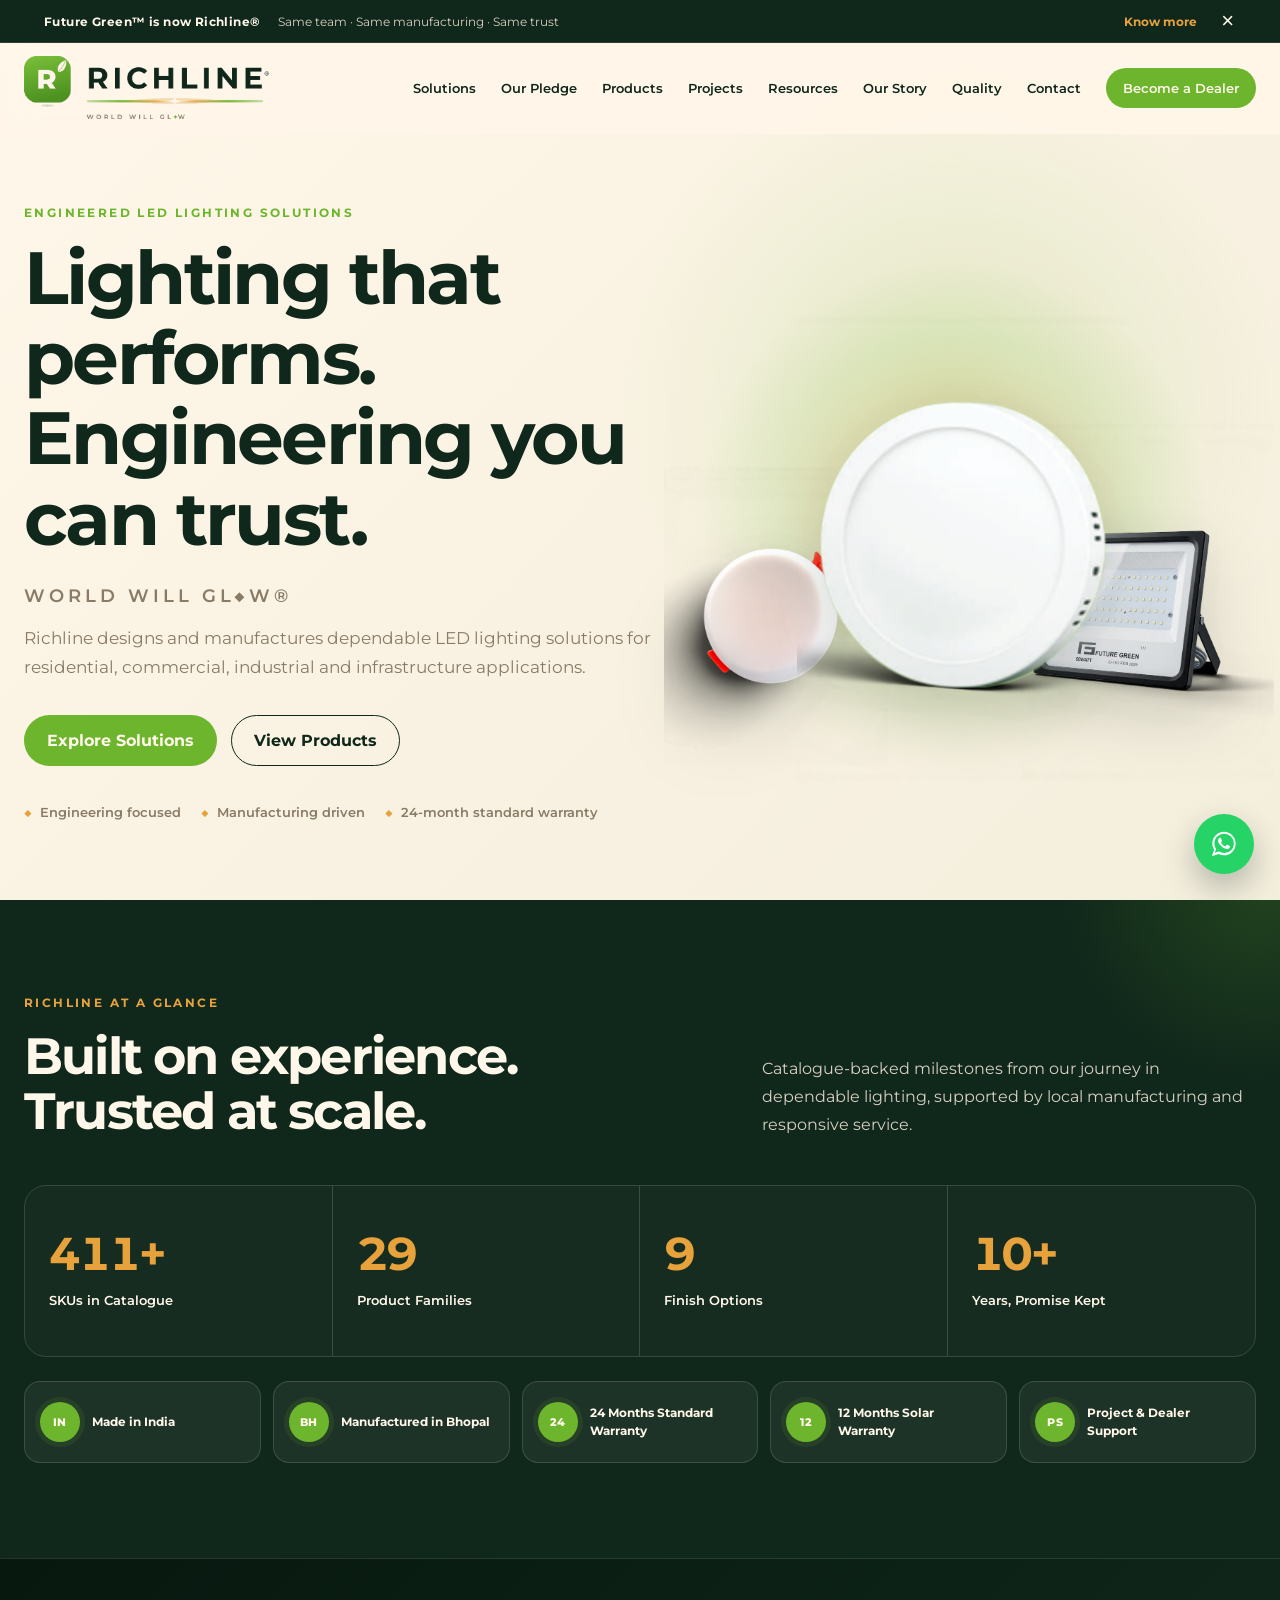
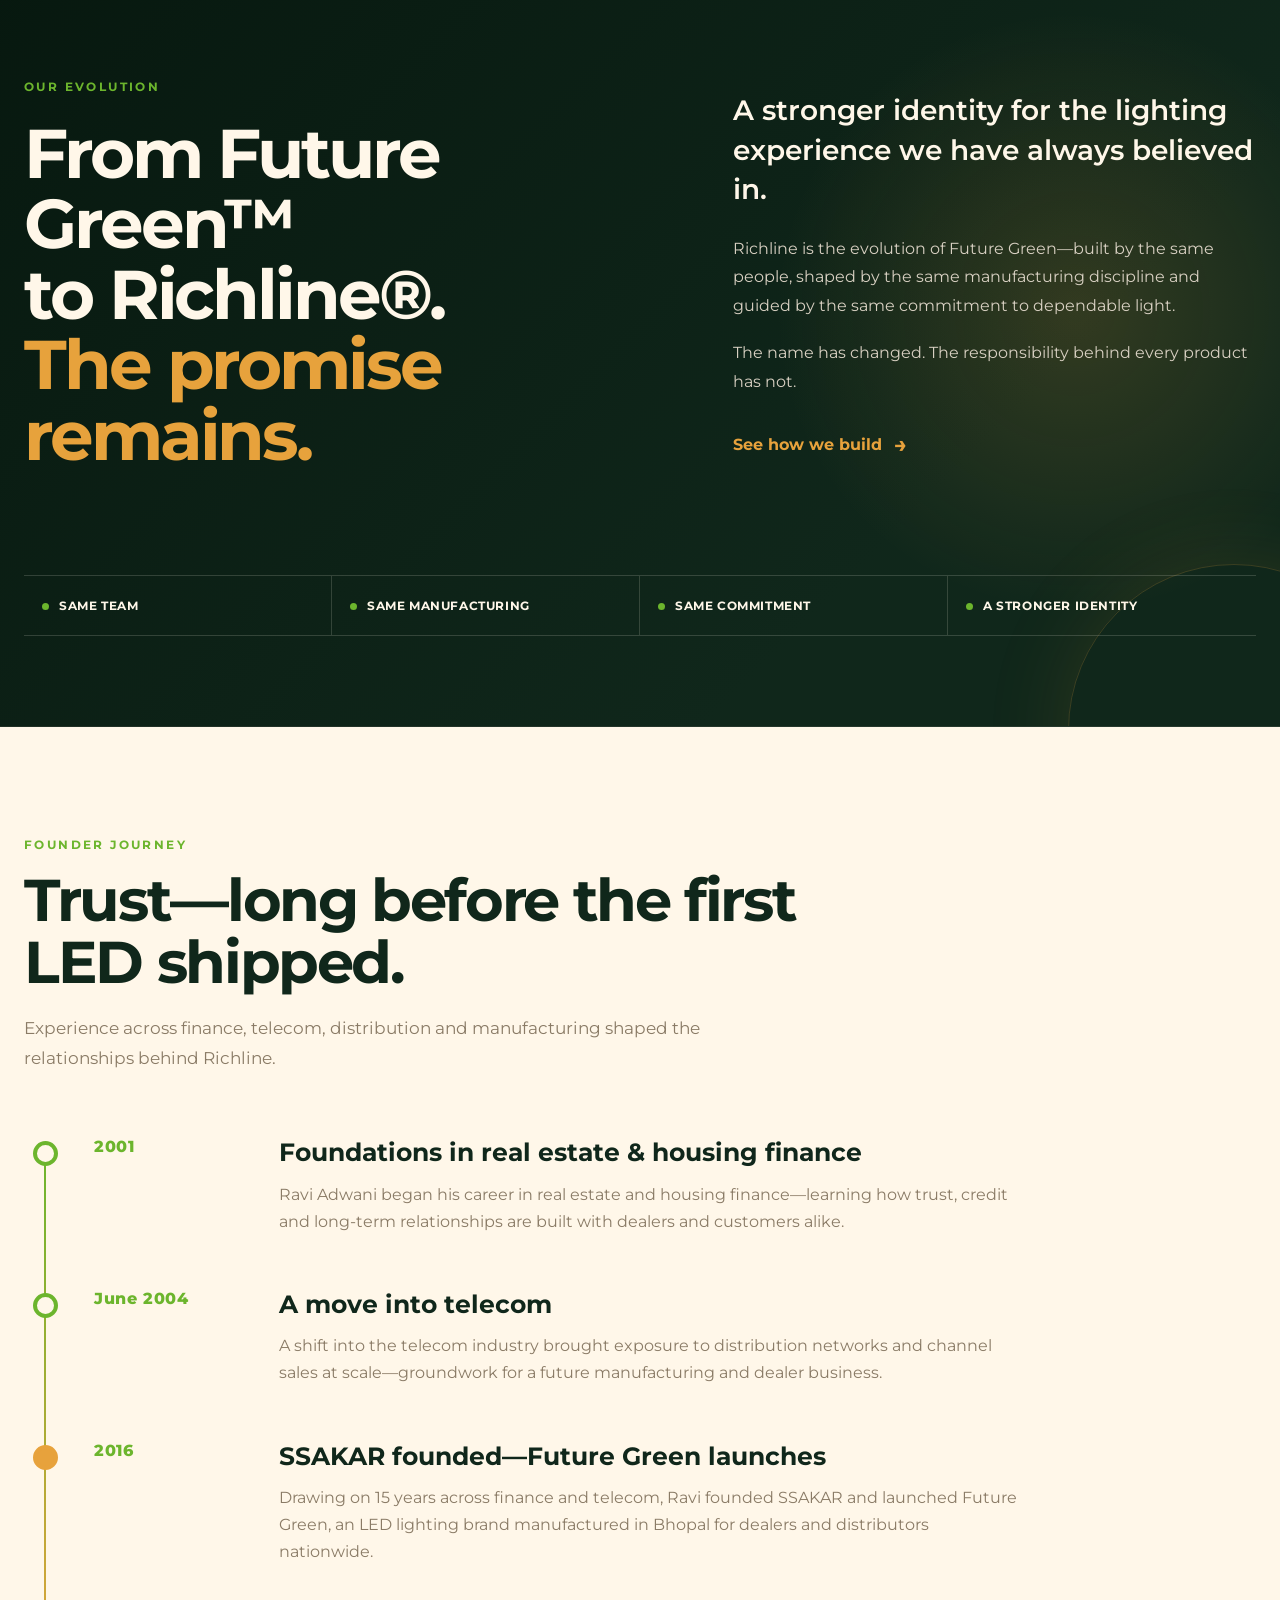
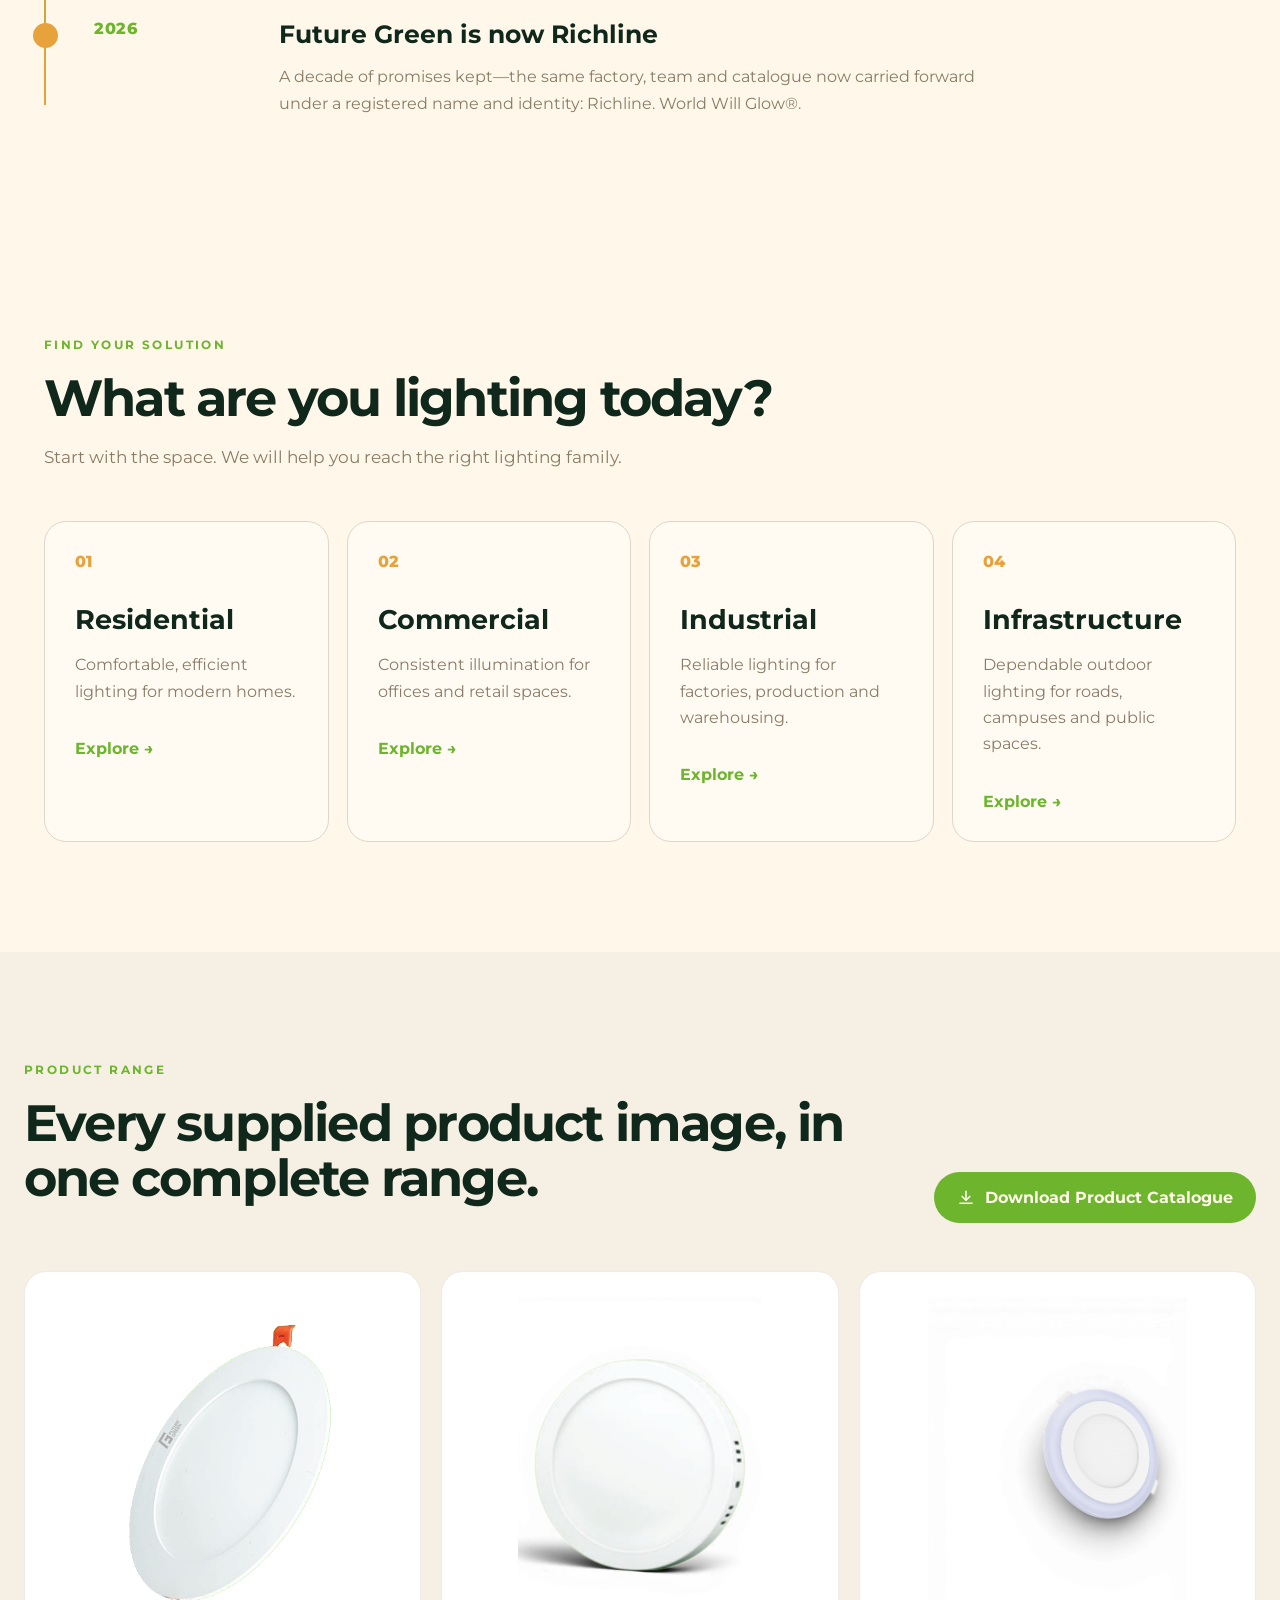
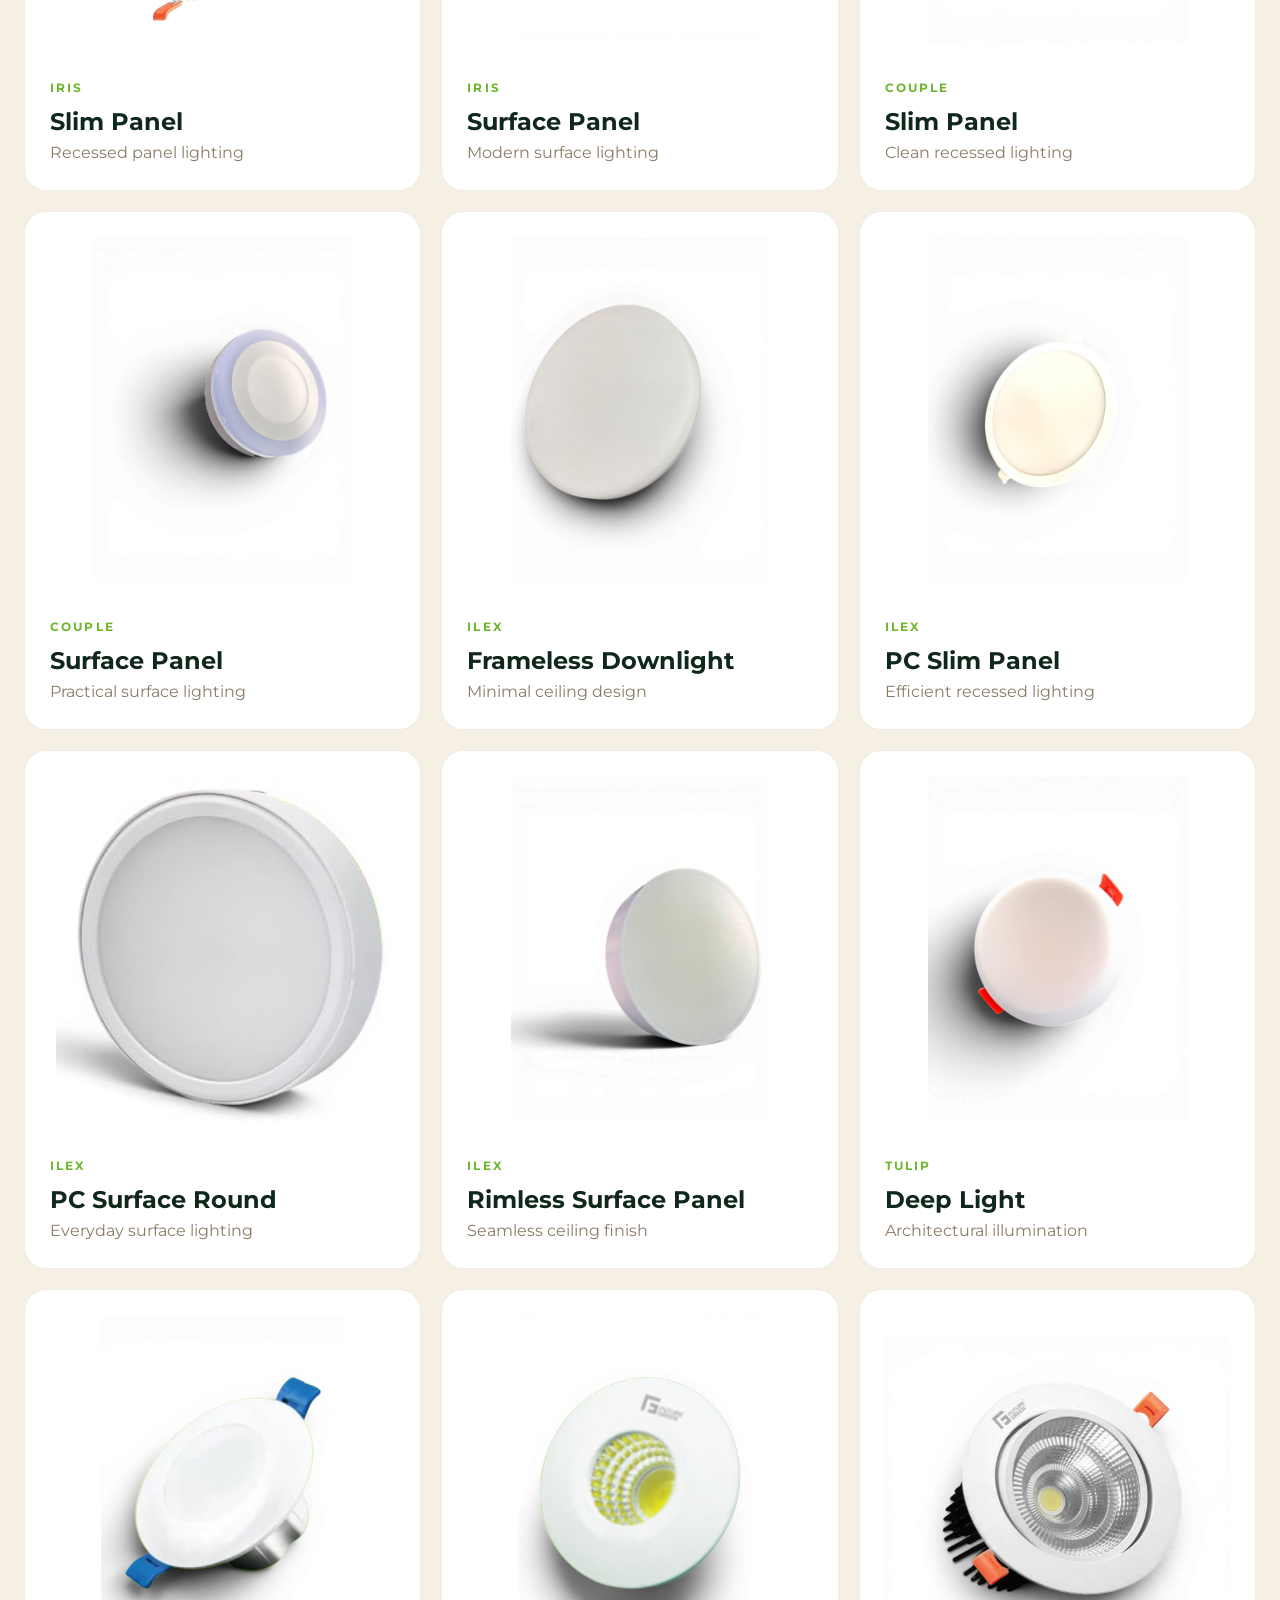
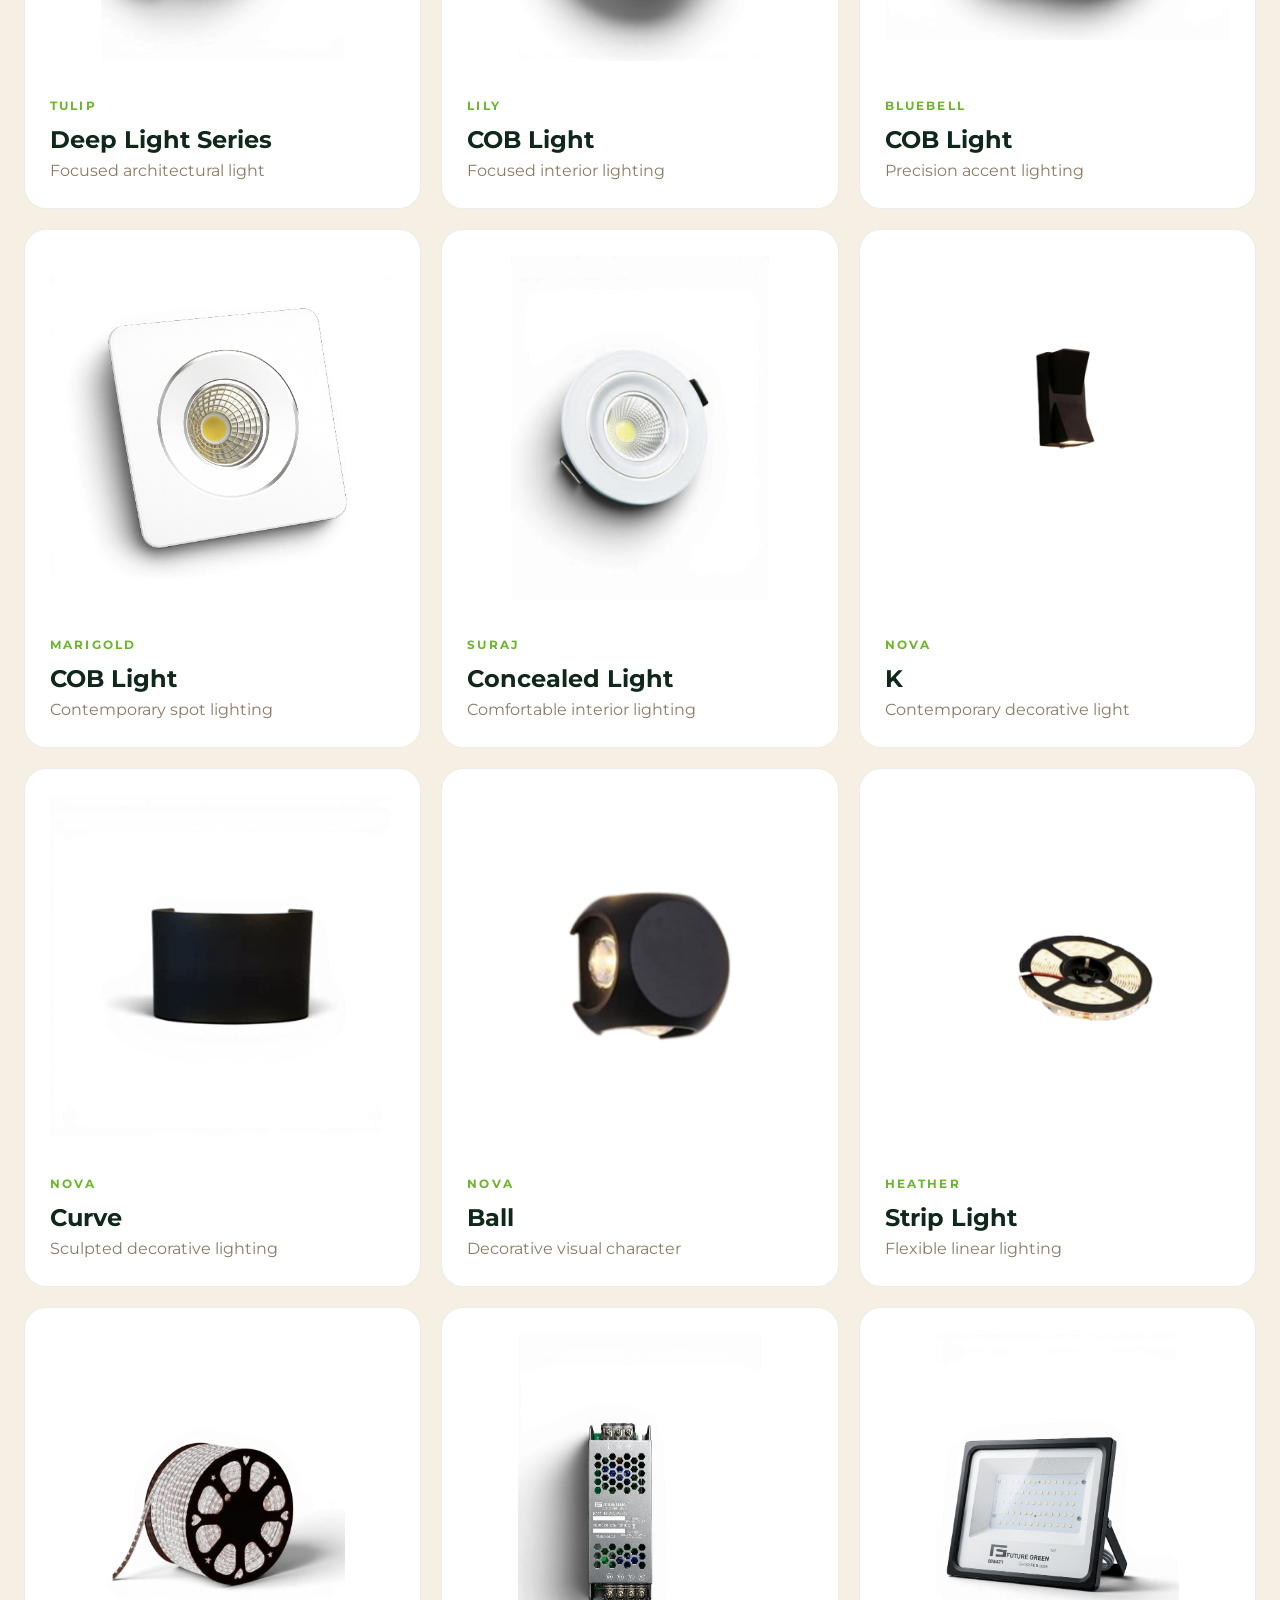
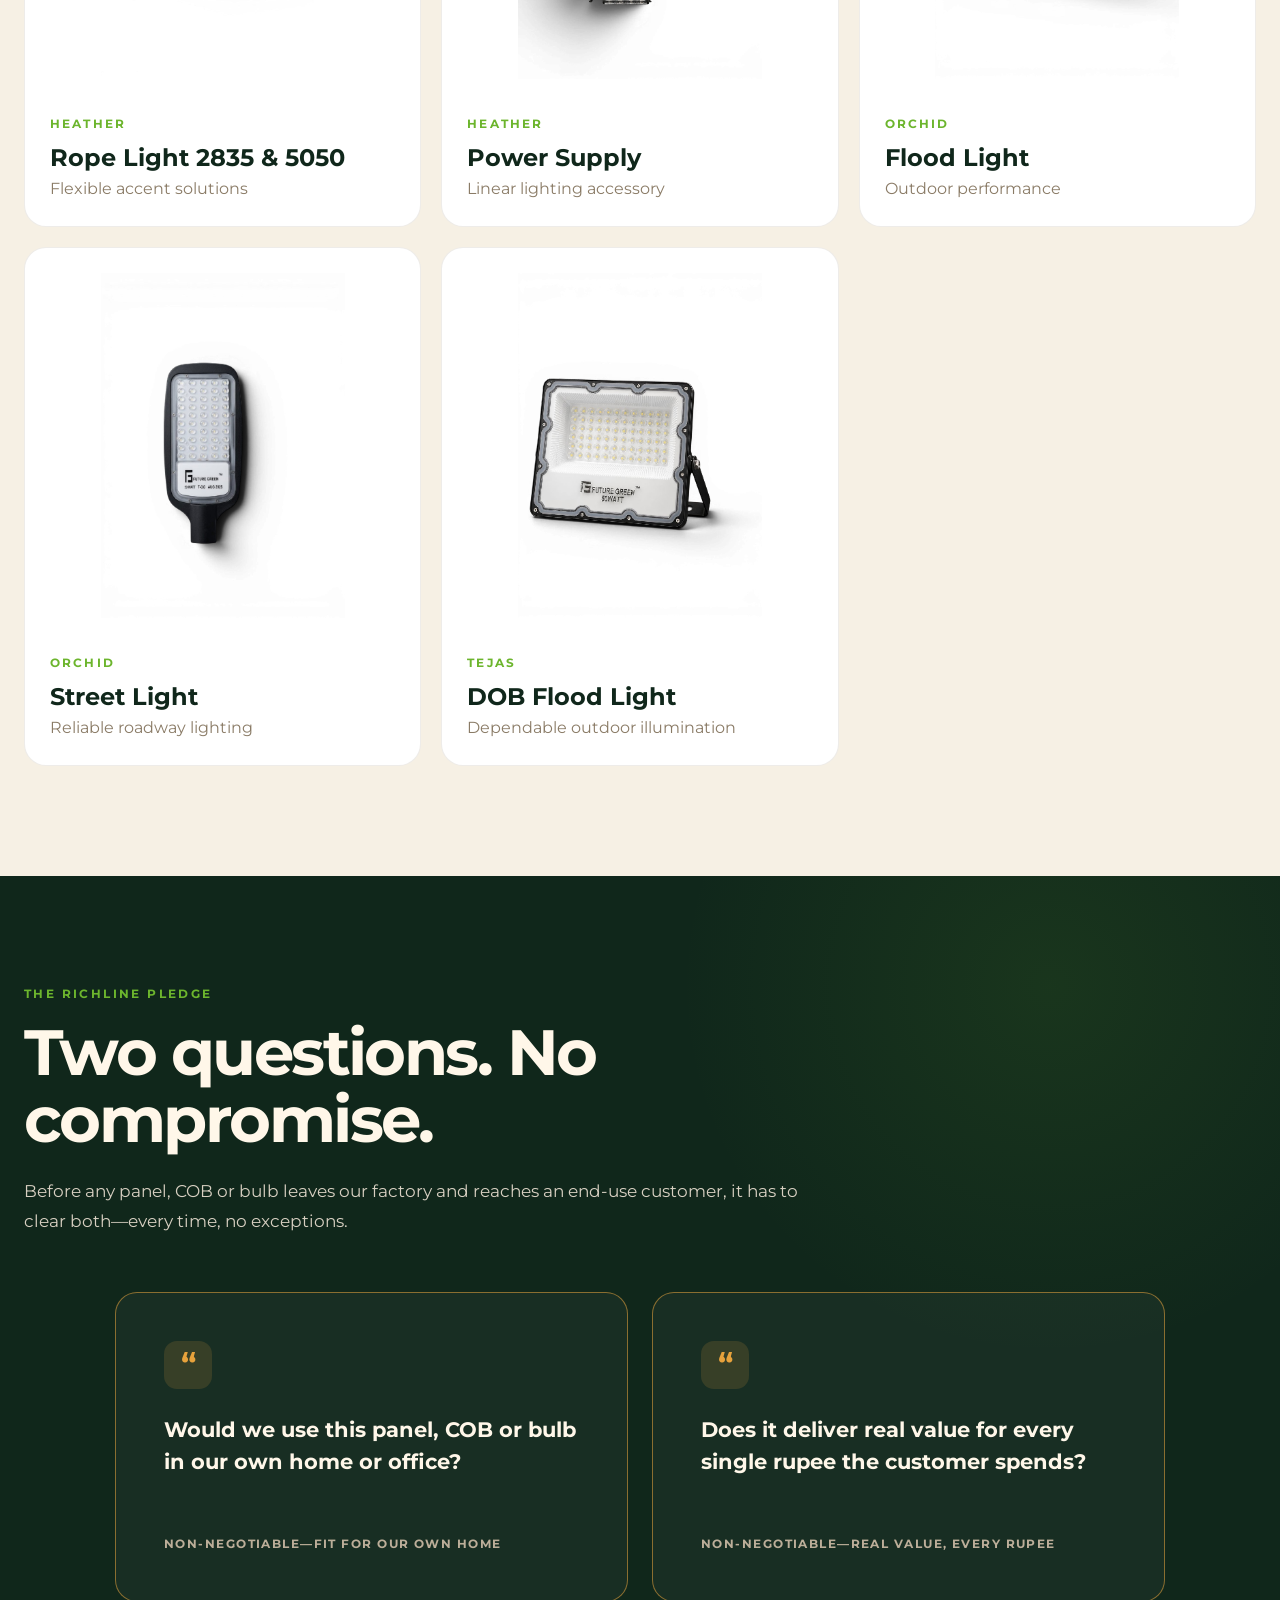
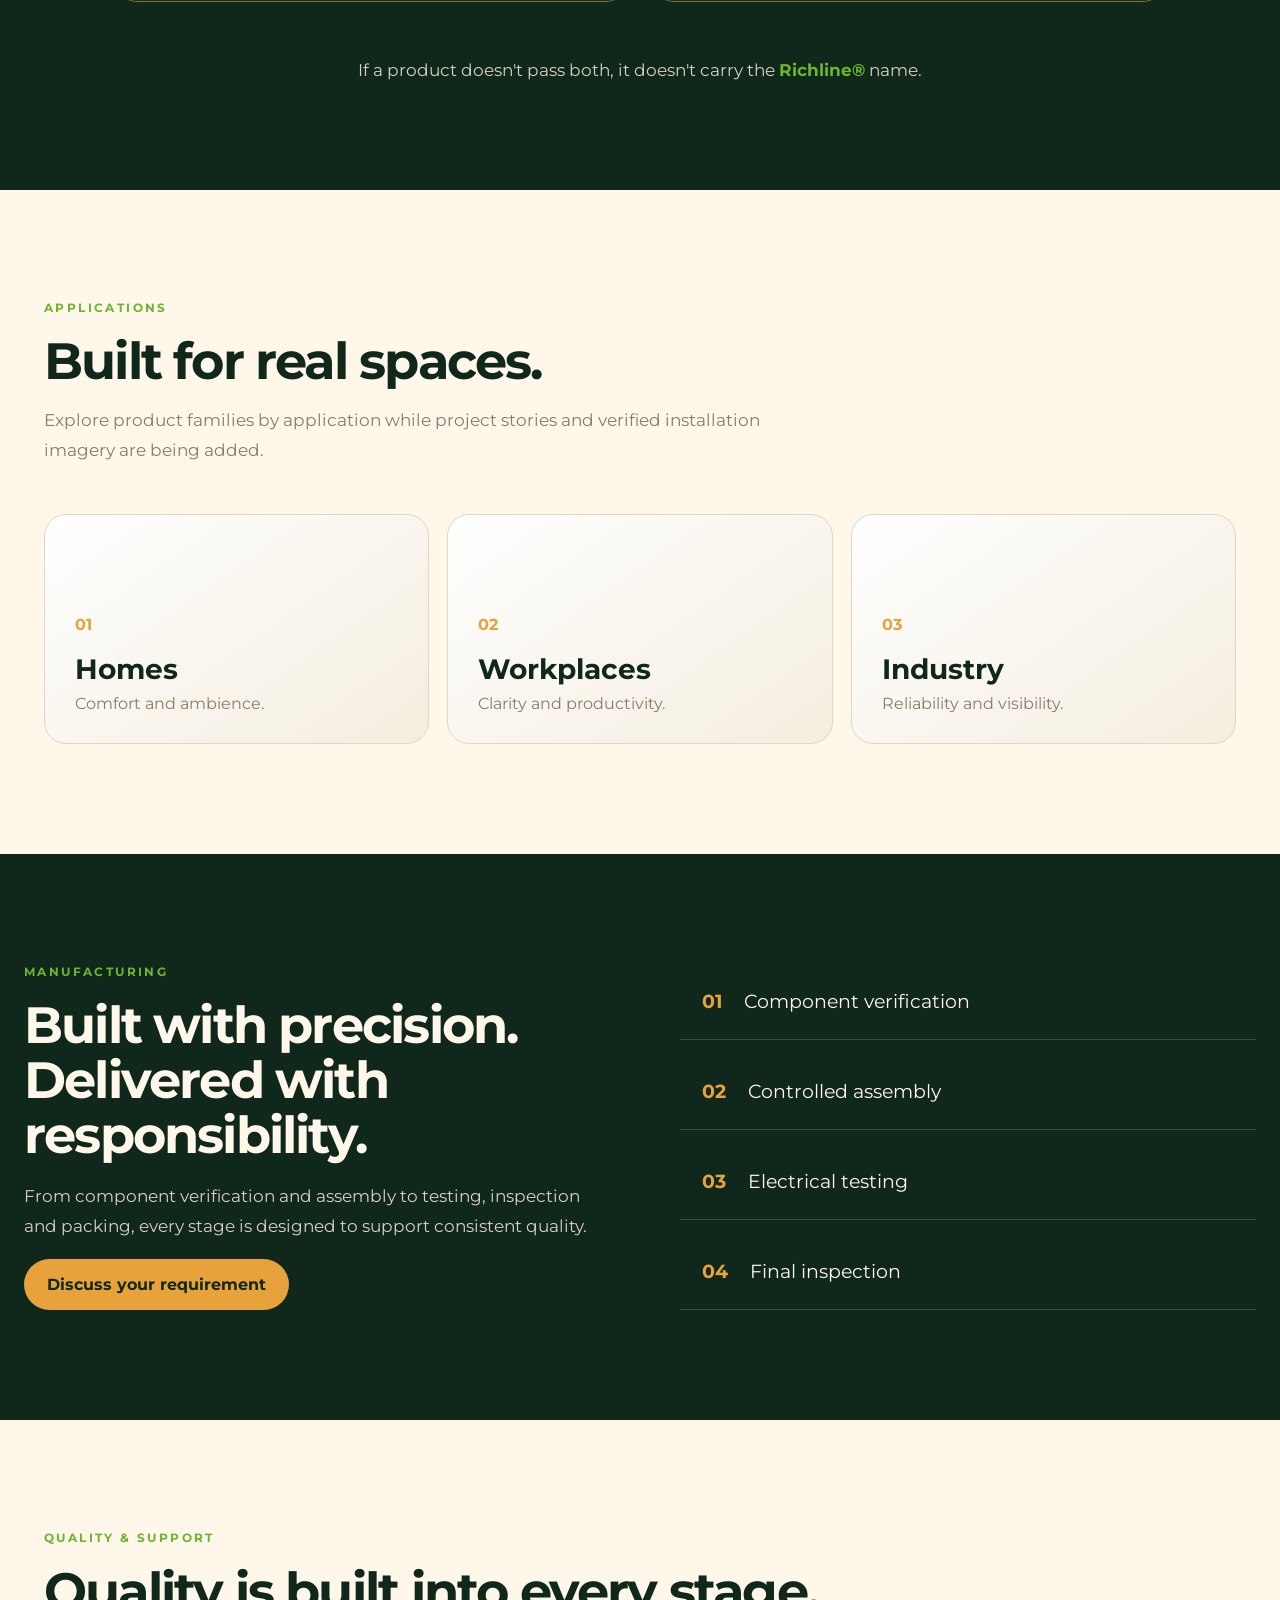
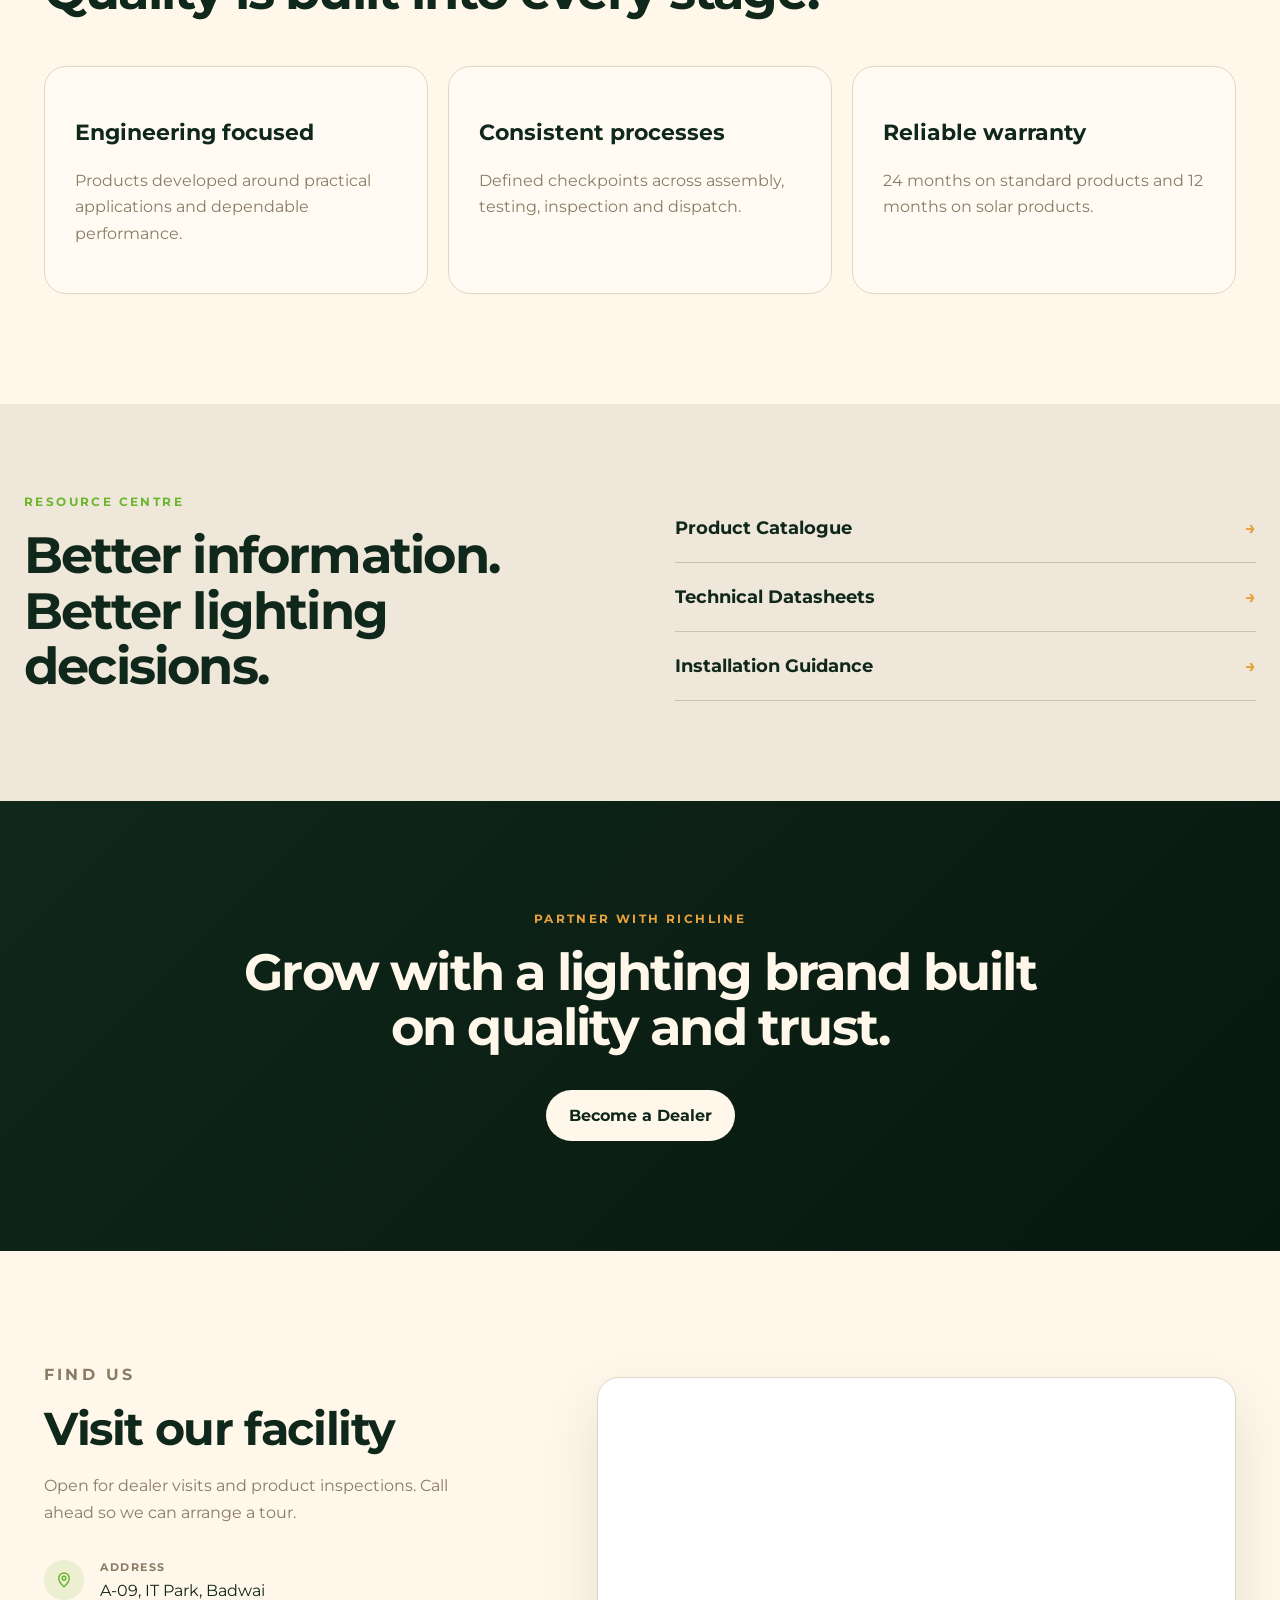
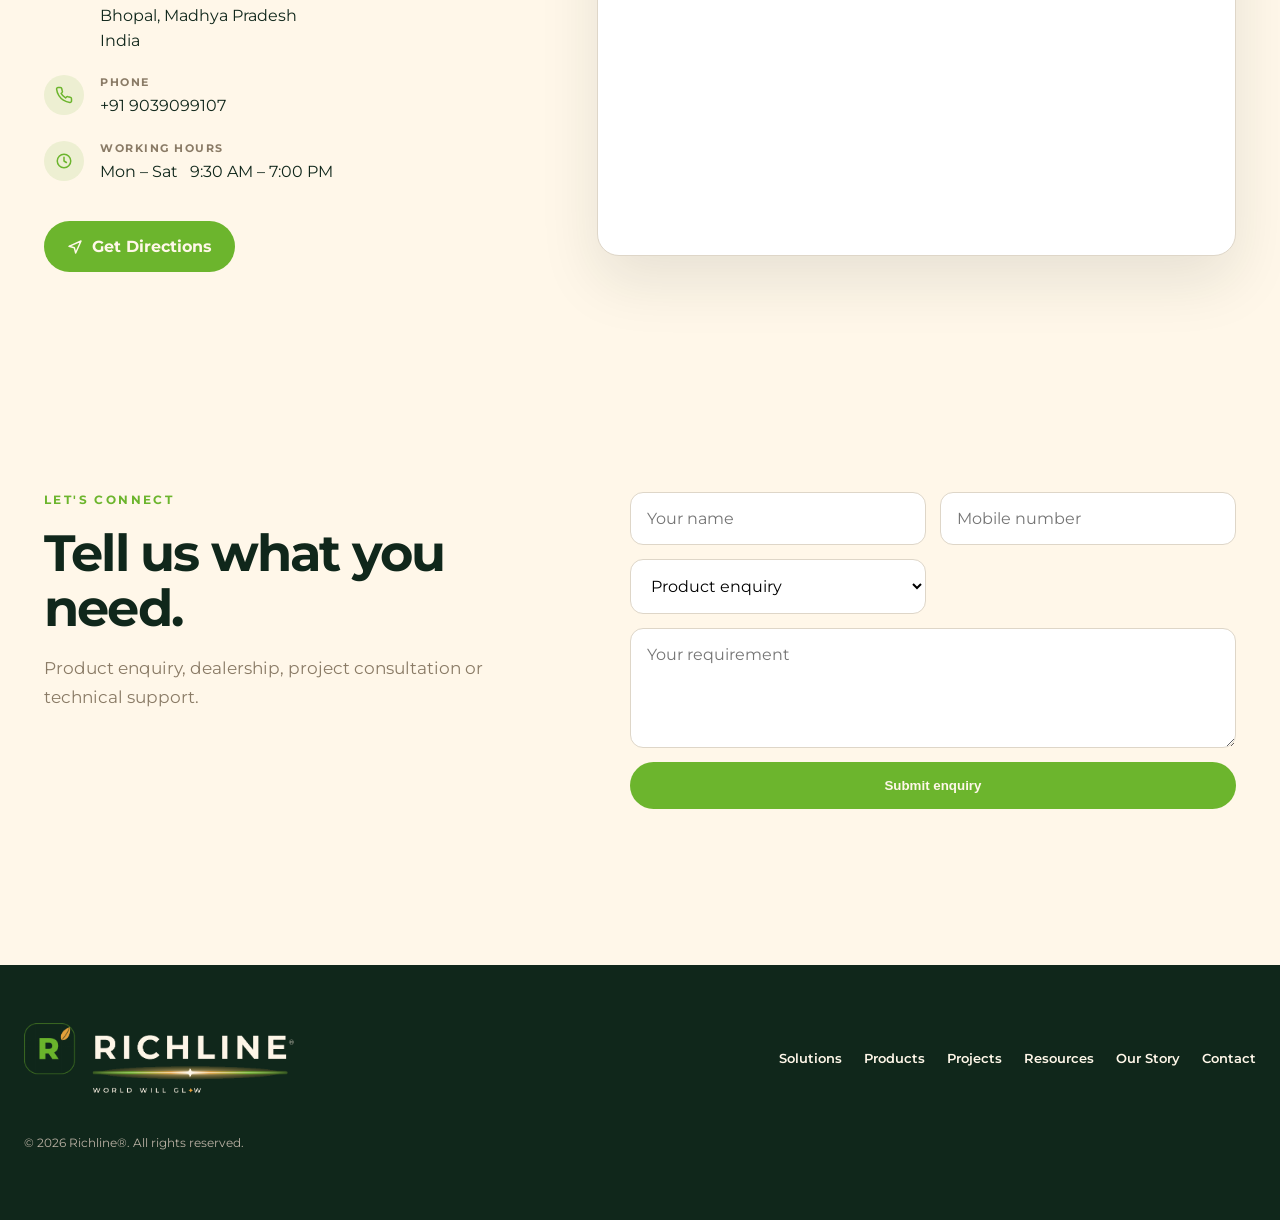
<file: index.html>
<!doctype html>
<html lang="en">
<head>
  <meta charset="UTF-8" />
  <meta name="viewport" content="width=device-width, initial-scale=1.0" />
  <meta name="description" content="Future Green is now Richline. Engineered LED lighting solutions for residential, commercial, industrial and infrastructure applications." />
  <title>Richline® LED Lighting | World Will Gl◆w®</title>
  <link rel="icon" type="image/png" href="public/brand/favicon.png" />
  <link rel="preconnect" href="https://fonts.googleapis.com" />
  <link rel="preconnect" href="https://fonts.gstatic.com" crossorigin />
  <link href="https://fonts.googleapis.com/css2?family=Montserrat:wght@400;500;600;700&display=swap" rel="stylesheet" />
  <link rel="stylesheet" href="styles.css" />
</head>
<body>
  <div class="transition-bar" id="transitionBar" role="status">
    <div class="transition-inner">
      <p><strong>Future Green™ is now Richline®</strong><span>Same team · Same manufacturing · Same trust</span></p>
      <a href="#our-story">Know more</a>
      <button id="closeTransition" aria-label="Close brand transition message">×</button>
    </div>
  </div>

  <header class="site-header" id="header">
    <a class="brand" href="#home" aria-label="Richline home">
      <img src="public/brand/logo-primary.png" alt="Richline — World Will Glow" />
    </a>
    <button class="menu-toggle" aria-label="Open navigation" aria-expanded="false">☰</button>
    <nav class="nav" aria-label="Primary navigation">
      <a href="#solutions">Solutions</a>
      <a href="#pledge">Our Pledge</a>
      <a href="#products">Products</a>
      <a href="#projects">Projects</a>
      <a href="#resources">Resources</a>
      <a href="#our-story">Our Story</a>
      <a href="#quality">Quality</a>
      <a href="#contact">Contact</a>
      <a class="nav-cta" href="#partner">Become a Dealer</a>
    </nav>
  </header>

  <main>
    <section class="hero" id="home">
      <div class="hero-copy">
        <p class="eyebrow">ENGINEERED LED LIGHTING SOLUTIONS</p>
        <h1>Lighting that performs.<br />Engineering you can trust.</h1>
        <p class="hero-tagline">WORLD WILL GL◆W®</p>
        <p class="hero-text">Richline designs and manufactures dependable LED lighting solutions for residential, commercial, industrial and infrastructure applications.</p>
        <div class="hero-actions">
          <a class="btn btn-primary" href="#solutions">Explore Solutions</a>
          <a class="btn btn-secondary" href="#products">View Products</a>
        </div>
        <div class="trust-row" aria-label="Richline trust indicators">
          <span>Engineering focused</span>
          <span>Manufacturing driven</span>
          <span>24-month standard warranty</span>
        </div>
      </div>
      <div class="hero-visual" aria-label="Featured Richline products">
        <div class="glow"></div>
        <img class="hero-product hero-product-main" src="public/products/iris-surface-panel.png" alt="Richline Iris surface panel" />
        <img class="hero-product hero-product-left" src="public/products/tulip-deep-light.png" alt="Richline Tulip deep light" />
        <img class="hero-product hero-product-right" src="public/products/orchid-floodlight.png" alt="Richline Orchid floodlight" />
      </div>
    </section>

    <section class="glance-section" id="glance" aria-labelledby="glance-title">
      <div class="glance-heading">
        <div>
          <p class="eyebrow">RICHLINE AT A GLANCE</p>
          <h2 id="glance-title">Built on experience. Trusted at scale.</h2>
        </div>
        <p>Catalogue-backed milestones from our journey in dependable lighting, supported by local manufacturing and responsive service.</p>
      </div>

      <div class="stat-grid" aria-label="Richline verified milestones">
        <article class="stat-card"><strong class="stat-number" data-count="411" data-suffix="+">411+</strong><span>SKUs in Catalogue</span></article>
        <article class="stat-card"><strong class="stat-number" data-count="29" data-suffix="">29</strong><span>Product Families</span></article>
        <article class="stat-card"><strong class="stat-number" data-count="9" data-suffix="">9</strong><span>Finish Options</span></article>
        <article class="stat-card"><strong class="stat-number" data-count="10" data-suffix="+">10+</strong><span>Years, Promise Kept</span></article>
      </div>

      <div class="trust-badges" aria-label="Richline trust commitments">
        <div class="trust-badge"><span class="badge-mark" aria-hidden="true">IN</span><strong>Made in India</strong></div>
        <div class="trust-badge"><span class="badge-mark" aria-hidden="true">BH</span><strong>Manufactured in Bhopal</strong></div>
        <div class="trust-badge"><span class="badge-mark" aria-hidden="true">24</span><strong>24 Months Standard Warranty</strong></div>
        <div class="trust-badge"><span class="badge-mark" aria-hidden="true">12</span><strong>12 Months Solar Warranty</strong></div>
        <div class="trust-badge"><span class="badge-mark" aria-hidden="true">PS</span><strong>Project &amp; Dealer Support</strong></div>
      </div>
    </section>

    <section class="brand-bridge" id="our-story">
      <div class="story-lead">
        <p class="eyebrow">OUR EVOLUTION</p>
        <h2>From Future Green™<br />to Richline®.<br /><span>The promise remains.</span></h2>
      </div>
      <div class="story-copy">
        <p class="story-intro">A stronger identity for the lighting experience we have always believed in.</p>
        <p>Richline is the evolution of Future Green—built by the same people, shaped by the same manufacturing discipline and guided by the same commitment to dependable light.</p>
        <p>The name has changed. The responsibility behind every product has not.</p>
        <a class="story-link" href="#manufacturing">See how we build <span aria-hidden="true">→</span></a>
      </div>
      <div class="bridge-points" aria-label="What continues with Richline"><span>Same team</span><span>Same manufacturing</span><span>Same commitment</span><span>A stronger identity</span></div>
    </section>

    <section class="founder-journey" id="legacy" aria-labelledby="journey-title">
      <div class="journey-heading">
        <p class="eyebrow">FOUNDER JOURNEY</p>
        <h2 id="journey-title">Trust—long before the first LED shipped.</h2>
        <p>Experience across finance, telecom, distribution and manufacturing shaped the relationships behind Richline.</p>
      </div>
      <ol class="timeline">
        <li>
          <time datetime="2001">2001</time>
          <div><h3>Foundations in real estate &amp; housing finance</h3><p>Ravi Adwani began his career in real estate and housing finance—learning how trust, credit and long-term relationships are built with dealers and customers alike.</p></div>
        </li>
        <li>
          <time datetime="2004-06">June 2004</time>
          <div><h3>A move into telecom</h3><p>A shift into the telecom industry brought exposure to distribution networks and channel sales at scale—groundwork for a future manufacturing and dealer business.</p></div>
        </li>
        <li class="timeline-milestone">
          <time datetime="2016">2016</time>
          <div><h3>SSAKAR founded—Future Green launches</h3><p>Drawing on 15 years across finance and telecom, Ravi founded SSAKAR and launched Future Green, an LED lighting brand manufactured in Bhopal for dealers and distributors nationwide.</p></div>
        </li>
        <li class="timeline-milestone">
          <time datetime="2026">2026</time>
          <div><h3>Future Green is now Richline</h3><p>A decade of promises kept—the same factory, team and catalogue now carried forward under a registered name and identity: Richline. World Will Glow®.</p></div>
        </li>
      </ol>
    </section>

    <section class="section" id="solutions">
      <div class="section-heading">
        <p class="eyebrow">FIND YOUR SOLUTION</p>
        <h2>What are you lighting today?</h2>
        <p>Start with the space. We will help you reach the right lighting family.</p>
      </div>
      <div class="solution-grid">
        <article><span>01</span><h3>Residential</h3><p>Comfortable, efficient lighting for modern homes.</p><a href="#products">Explore →</a></article>
        <article><span>02</span><h3>Commercial</h3><p>Consistent illumination for offices and retail spaces.</p><a href="#products">Explore →</a></article>
        <article><span>03</span><h3>Industrial</h3><p>Reliable lighting for factories, production and warehousing.</p><a href="#products">Explore →</a></article>
        <article><span>04</span><h3>Infrastructure</h3><p>Dependable outdoor lighting for roads, campuses and public spaces.</p><a href="#products">Explore →</a></article>
      </div>
    </section>

    <section class="section products-section" id="products">
      <div class="section-heading row-heading">
        <div><p class="eyebrow">PRODUCT RANGE</p><h2>Every supplied product image, in one complete range.</h2></div>
        <a class="btn btn-primary catalogue-btn" href="public/richline-product-catalogue.pdf" download>
          <svg width="18" height="18" viewBox="0 0 24 24" fill="none" stroke="currentColor" stroke-width="2.2" stroke-linecap="round" stroke-linejoin="round" aria-hidden="true"><path d="M12 3v12"/><path d="M7 10l5 5 5-5"/><path d="M4 19h16"/></svg>
          Download Product Catalogue
        </a>
      </div>
      <div class="product-grid">
        <article class="product-card"><img loading="lazy" src="public/products/iris-slim-panel.png" alt="Richline Iris slim panel"><div><p>IRIS</p><h3>Slim Panel</h3><span>Recessed panel lighting</span></div></article>
        <article class="product-card"><img loading="lazy" src="public/products/iris-surface-panel.png" alt="Richline Iris surface panel"><div><p>IRIS</p><h3>Surface Panel</h3><span>Modern surface lighting</span></div></article>
        <article class="product-card"><img loading="lazy" src="public/products/couple-slim-panel.png" alt="Richline Couple slim panel"><div><p>COUPLE</p><h3>Slim Panel</h3><span>Clean recessed lighting</span></div></article>
        <article class="product-card"><img loading="lazy" src="public/products/couple-surface-panel.png" alt="Richline Couple surface panel"><div><p>COUPLE</p><h3>Surface Panel</h3><span>Practical surface lighting</span></div></article>
        <article class="product-card"><img loading="lazy" src="public/products/ilex-frameless-downlight.png" alt="Richline Ilex frameless downlight"><div><p>ILEX</p><h3>Frameless Downlight</h3><span>Minimal ceiling design</span></div></article>
        <article class="product-card"><img loading="lazy" src="public/products/ilex-pc-slim-panel.png" alt="Richline Ilex PC slim panel"><div><p>ILEX</p><h3>PC Slim Panel</h3><span>Efficient recessed lighting</span></div></article>
        <article class="product-card"><img loading="lazy" src="public/products/ilex-pc-surface-round.png" alt="Richline Ilex PC surface round light"><div><p>ILEX</p><h3>PC Surface Round</h3><span>Everyday surface lighting</span></div></article>
        <article class="product-card"><img loading="lazy" src="public/products/ilex-rimless-surface-panel.png" alt="Richline Ilex rimless surface panel"><div><p>ILEX</p><h3>Rimless Surface Panel</h3><span>Seamless ceiling finish</span></div></article>
        <article class="product-card"><img loading="lazy" src="public/products/tulip-deep-light.png" alt="Richline Tulip deep light"><div><p>TULIP</p><h3>Deep Light</h3><span>Architectural illumination</span></div></article>
        <article class="product-card"><img loading="lazy" src="public/products/tulip-deep-light-2.png" alt="Richline Tulip deep light alternate model"><div><p>TULIP</p><h3>Deep Light Series</h3><span>Focused architectural light</span></div></article>
        <article class="product-card"><img loading="lazy" src="public/products/lily-cob-light.png" alt="Richline Lily COB light"><div><p>LILY</p><h3>COB Light</h3><span>Focused interior lighting</span></div></article>
        <article class="product-card"><img loading="lazy" src="public/products/bluebell-cob-light.png" alt="Richline Bluebell COB light"><div><p>BLUEBELL</p><h3>COB Light</h3><span>Precision accent lighting</span></div></article>
        <article class="product-card"><img loading="lazy" src="public/products/merigold-cob.png" alt="Richline Marigold COB light"><div><p>MARIGOLD</p><h3>COB Light</h3><span>Contemporary spot lighting</span></div></article>
        <article class="product-card"><img loading="lazy" src="public/products/suraj-concealed-light.png" alt="Richline Suraj concealed light"><div><p>SURAJ</p><h3>Concealed Light</h3><span>Comfortable interior lighting</span></div></article>
        <article class="product-card"><img loading="lazy" src="public/products/nova-k.png" alt="Richline Nova K decorative light"><div><p>NOVA</p><h3>K</h3><span>Contemporary decorative light</span></div></article>
        <article class="product-card"><img loading="lazy" src="public/products/nova-curve.png" alt="Richline Nova Curve decorative light"><div><p>NOVA</p><h3>Curve</h3><span>Sculpted decorative lighting</span></div></article>
        <article class="product-card"><img loading="lazy" src="public/products/nova-ball.png" alt="Richline Nova Ball decorative light"><div><p>NOVA</p><h3>Ball</h3><span>Decorative visual character</span></div></article>
        <article class="product-card"><img loading="lazy" src="public/products/heather-strip-light.png" alt="Richline Heather strip light"><div><p>HEATHER</p><h3>Strip Light</h3><span>Flexible linear lighting</span></div></article>
        <article class="product-card"><img loading="lazy" src="public/products/heather-rope-light-2835-and-5050.png" alt="Richline Heather rope light 2835 and 5050"><div><p>HEATHER</p><h3>Rope Light 2835 &amp; 5050</h3><span>Flexible accent solutions</span></div></article>
        <article class="product-card"><img loading="lazy" src="public/products/heather-power-supply.png" alt="Richline Heather power supply"><div><p>HEATHER</p><h3>Power Supply</h3><span>Linear lighting accessory</span></div></article>
        <article class="product-card"><img loading="lazy" src="public/products/orchid-floodlight.png" alt="Richline Orchid floodlight"><div><p>ORCHID</p><h3>Flood Light</h3><span>Outdoor performance</span></div></article>
        <article class="product-card"><img loading="lazy" src="public/products/orchid-street-light.png" alt="Richline Orchid street light"><div><p>ORCHID</p><h3>Street Light</h3><span>Reliable roadway lighting</span></div></article>
        <article class="product-card"><img loading="lazy" src="public/products/tejas-dob-flood-light.png" alt="Richline Tejas DOB flood light"><div><p>TEJAS</p><h3>DOB Flood Light</h3><span>Dependable outdoor illumination</span></div></article>
      </div>
    </section>

    <section class="pledge-section" id="pledge" aria-labelledby="pledge-title">
      <div class="pledge-heading">
        <p class="eyebrow">THE RICHLINE PLEDGE</p>
        <h2 id="pledge-title">Two questions. No compromise.</h2>
        <p>Before any panel, COB or bulb leaves our factory and reaches an end-use customer, it has to clear both—every time, no exceptions.</p>
      </div>
      <div class="pledge-grid">
        <article>
          <span class="pledge-quote" aria-hidden="true">“</span>
          <h3>Would we use this panel, COB or bulb in our own home or office?</h3>
          <p>Non-negotiable—fit for our own home</p>
        </article>
        <article>
          <span class="pledge-quote" aria-hidden="true">“</span>
          <h3>Does it deliver real value for every single rupee the customer spends?</h3>
          <p>Non-negotiable—real value, every rupee</p>
        </article>
      </div>
      <p class="pledge-close">If a product doesn't pass both, it doesn't carry the <strong>Richline®</strong> name.</p>
    </section>

    <section class="projects-preview section" id="projects">
      <div class="section-heading"><p class="eyebrow">APPLICATIONS</p><h2>Built for real spaces.</h2><p>Explore product families by application while project stories and verified installation imagery are being added.</p></div>
      <div class="project-grid"><article><strong>01</strong><h3>Homes</h3><p>Comfort and ambience.</p></article><article><strong>02</strong><h3>Workplaces</h3><p>Clarity and productivity.</p></article><article><strong>03</strong><h3>Industry</h3><p>Reliability and visibility.</p></article></div>
    </section>

    <section class="split-section" id="manufacturing">
      <div class="split-copy">
        <p class="eyebrow">MANUFACTURING</p>
        <h2>Built with precision. Delivered with responsibility.</h2>
        <p>From component verification and assembly to testing, inspection and packing, every stage is designed to support consistent quality.</p>
        <a class="btn btn-glow" href="#contact">Discuss your requirement</a>
      </div>
      <div class="process-list">
        <div><strong>01</strong><span>Component verification</span></div>
        <div><strong>02</strong><span>Controlled assembly</span></div>
        <div><strong>03</strong><span>Electrical testing</span></div>
        <div><strong>04</strong><span>Final inspection</span></div>
      </div>
    </section>

    <section class="section quality" id="quality">
      <div class="section-heading"><p class="eyebrow">QUALITY & SUPPORT</p><h2>Quality is built into every stage.</h2></div>
      <div class="quality-grid">
        <article><h3>Engineering focused</h3><p>Products developed around practical applications and dependable performance.</p></article>
        <article><h3>Consistent processes</h3><p>Defined checkpoints across assembly, testing, inspection and dispatch.</p></article>
        <article><h3>Reliable warranty</h3><p>24 months on standard products and 12 months on solar products.</p></article>
      </div>
    </section>

    <section class="resources" id="resources">
      <div><p class="eyebrow">RESOURCE CENTRE</p><h2>Better information. Better lighting decisions.</h2></div>
      <div class="resource-links">
        <a href="#contact">Product Catalogue <span>→</span></a>
        <a href="#contact">Technical Datasheets <span>→</span></a>
        <a href="#contact">Installation Guidance <span>→</span></a>
      </div>
    </section>

    <section class="partner" id="partner">
      <p class="eyebrow">PARTNER WITH RICHLINE</p>
      <h2>Grow with a lighting brand built on quality and trust.</h2>
      <a class="btn btn-light" href="#contact">Become a Dealer</a>
    </section>

    <section class="location-section" id="location" aria-labelledby="location-title">
      <div class="location-copy">
        <p class="eyebrow">FIND US</p>
        <h2 id="location-title">Visit our facility</h2>
        <p>Open for dealer visits and product inspections. Call ahead so we can arrange a tour.</p>
        <ul class="location-details">
          <li>
            <span class="location-icon" aria-hidden="true"><svg width="18" height="18" viewBox="0 0 24 24" fill="none" stroke="currentColor" stroke-width="2" stroke-linecap="round" stroke-linejoin="round"><path d="M12 21s-7-6.1-7-11.5A7 7 0 0 1 19 9.5C19 14.9 12 21 12 21z"/><circle cx="12" cy="9.5" r="2.4"/></svg></span>
            <div><span class="location-label">Address</span><p>A-09, IT Park, Badwai<br />Bhopal, Madhya Pradesh<br />India</p></div>
          </li>
          <li>
            <span class="location-icon" aria-hidden="true"><svg width="18" height="18" viewBox="0 0 24 24" fill="none" stroke="currentColor" stroke-width="2" stroke-linecap="round" stroke-linejoin="round"><path d="M22 16.92v3a2 2 0 0 1-2.18 2 19.8 19.8 0 0 1-8.63-3.07 19.5 19.5 0 0 1-6-6 19.8 19.8 0 0 1-3.07-8.67A2 2 0 0 1 4.11 2h3a2 2 0 0 1 2 1.72c.13.99.36 1.96.68 2.9a2 2 0 0 1-.45 2.11L8.09 9.91a16 16 0 0 0 6 6l1.18-1.18a2 2 0 0 1 2.11-.45c.94.32 1.91.55 2.9.68A2 2 0 0 1 22 16.92z"/></svg></span>
            <div><span class="location-label">Phone</span><p>+91 9039099107</p></div>
          </li>
          <li>
            <span class="location-icon" aria-hidden="true"><svg width="18" height="18" viewBox="0 0 24 24" fill="none" stroke="currentColor" stroke-width="2" stroke-linecap="round" stroke-linejoin="round"><circle cx="12" cy="12" r="9"/><path d="M12 7v5l3.2 2"/></svg></span>
            <div><span class="location-label">Working hours</span><p>Mon – Sat &nbsp; 9:30 AM – 7:00 PM</p></div>
          </li>
        </ul>
        <a class="btn btn-primary" href="https://www.google.com/maps/dir/?api=1&destination=Richline+Led+Lights+A-09+IT+Park+Badwai+Bhopal+Madhya+Pradesh+462038" target="_blank" rel="noopener">
          <svg width="16" height="16" viewBox="0 0 24 24" fill="none" stroke="currentColor" stroke-width="2.2" stroke-linecap="round" stroke-linejoin="round" aria-hidden="true"><path d="M3 11l18-8-8 18-2-8-8-2z"/></svg>
          Get Directions
        </a>
      </div>
      <div class="location-map">
        <iframe title="Richline Led Lights location map" src="https://www.google.com/maps?q=Richline+Led+Lights+PLOT+NO+A09+IT+PARK+New+Jail+Rd+Abbas+Nagar+Badwai+Bhopal+Madhya+Pradesh+462038&output=embed" loading="lazy" referrerpolicy="no-referrer-when-downgrade" allowfullscreen></iframe>
      </div>
    </section>

    <section class="contact section" id="contact">
      <div><p class="eyebrow">LET'S CONNECT</p><h2>Tell us what you need.</h2><p>Product enquiry, dealership, project consultation or technical support.</p></div>
      <form class="contact-form" id="contactForm">
        <input required name="name" placeholder="Your name" />
        <input required name="phone" placeholder="Mobile number" inputmode="tel" />
        <select name="requirement"><option>Product enquiry</option><option>Dealership</option><option>Project requirement</option><option>Technical support</option></select>
        <textarea name="message" placeholder="Your requirement"></textarea>
        <button class="btn btn-primary" type="submit">Submit enquiry</button>
        <p id="formStatus" class="form-status" aria-live="polite"></p>
      </form>
    </section>
  </main>

  <footer>
    <div class="footer-brand"><img src="public/brand/logo-reversed.png" alt="Richline — World Will Glow" /></div>
    <div class="footer-links"><a href="#solutions">Solutions</a><a href="#products">Products</a><a href="#projects">Projects</a><a href="#resources">Resources</a><a href="#our-story">Our Story</a><a href="#contact">Contact</a></div>
    <p>© 2026 Richline®. All rights reserved.</p>
  </footer>
  <a class="whatsapp-float" href="https://wa.me/919039099107" target="_blank" rel="noopener" aria-label="Chat with Richline on WhatsApp">
    <span class="whatsapp-tooltip">Contact us</span>
    <svg viewBox="0 0 32 32" width="30" height="30" aria-hidden="true"><path fill="#fff" d="M16.004 3C9.14 3 3.57 8.57 3.57 15.43c0 2.44.71 4.72 1.94 6.64L3 29l7.13-2.46a12.37 12.37 0 0 0 5.87 1.49h.01c6.86 0 12.43-5.57 12.43-12.43C28.44 8.75 22.87 3 16.004 3zm0 22.55h-.01a10.3 10.3 0 0 1-5.25-1.44l-.38-.22-4.23 1.46 1.41-4.13-.24-.4a10.27 10.27 0 0 1-1.58-5.49c0-5.72 4.66-10.38 10.4-10.38 2.78 0 5.39 1.08 7.35 3.05a10.31 10.31 0 0 1 3.04 7.35c0 5.72-4.66 10.2-10.51 10.2zm5.72-7.66c-.31-.16-1.85-.91-2.14-1.02-.29-.11-.5-.16-.71.16-.21.31-.81 1.02-.99 1.23-.18.21-.37.23-.68.08-.31-.16-1.32-.49-2.51-1.55-.93-.83-1.56-1.86-1.74-2.17-.18-.31-.02-.48.14-.63.14-.14.31-.37.47-.55.16-.18.21-.31.31-.52.1-.21.05-.39-.03-.55-.08-.16-.71-1.72-.98-2.35-.26-.62-.52-.54-.71-.55-.18-.01-.39-.01-.6-.01-.21 0-.55.08-.84.39-.29.31-1.1 1.08-1.1 2.63 0 1.55 1.13 3.05 1.29 3.26.16.21 2.22 3.39 5.38 4.75.75.32 1.34.51 1.8.66.76.24 1.44.21 1.99.13.61-.09 1.85-.76 2.11-1.49.26-.73.26-1.36.18-1.49-.08-.13-.29-.21-.6-.36z"/></svg>
  </a>

  <script src="script.js"></script>
</body>
</html>
</file>
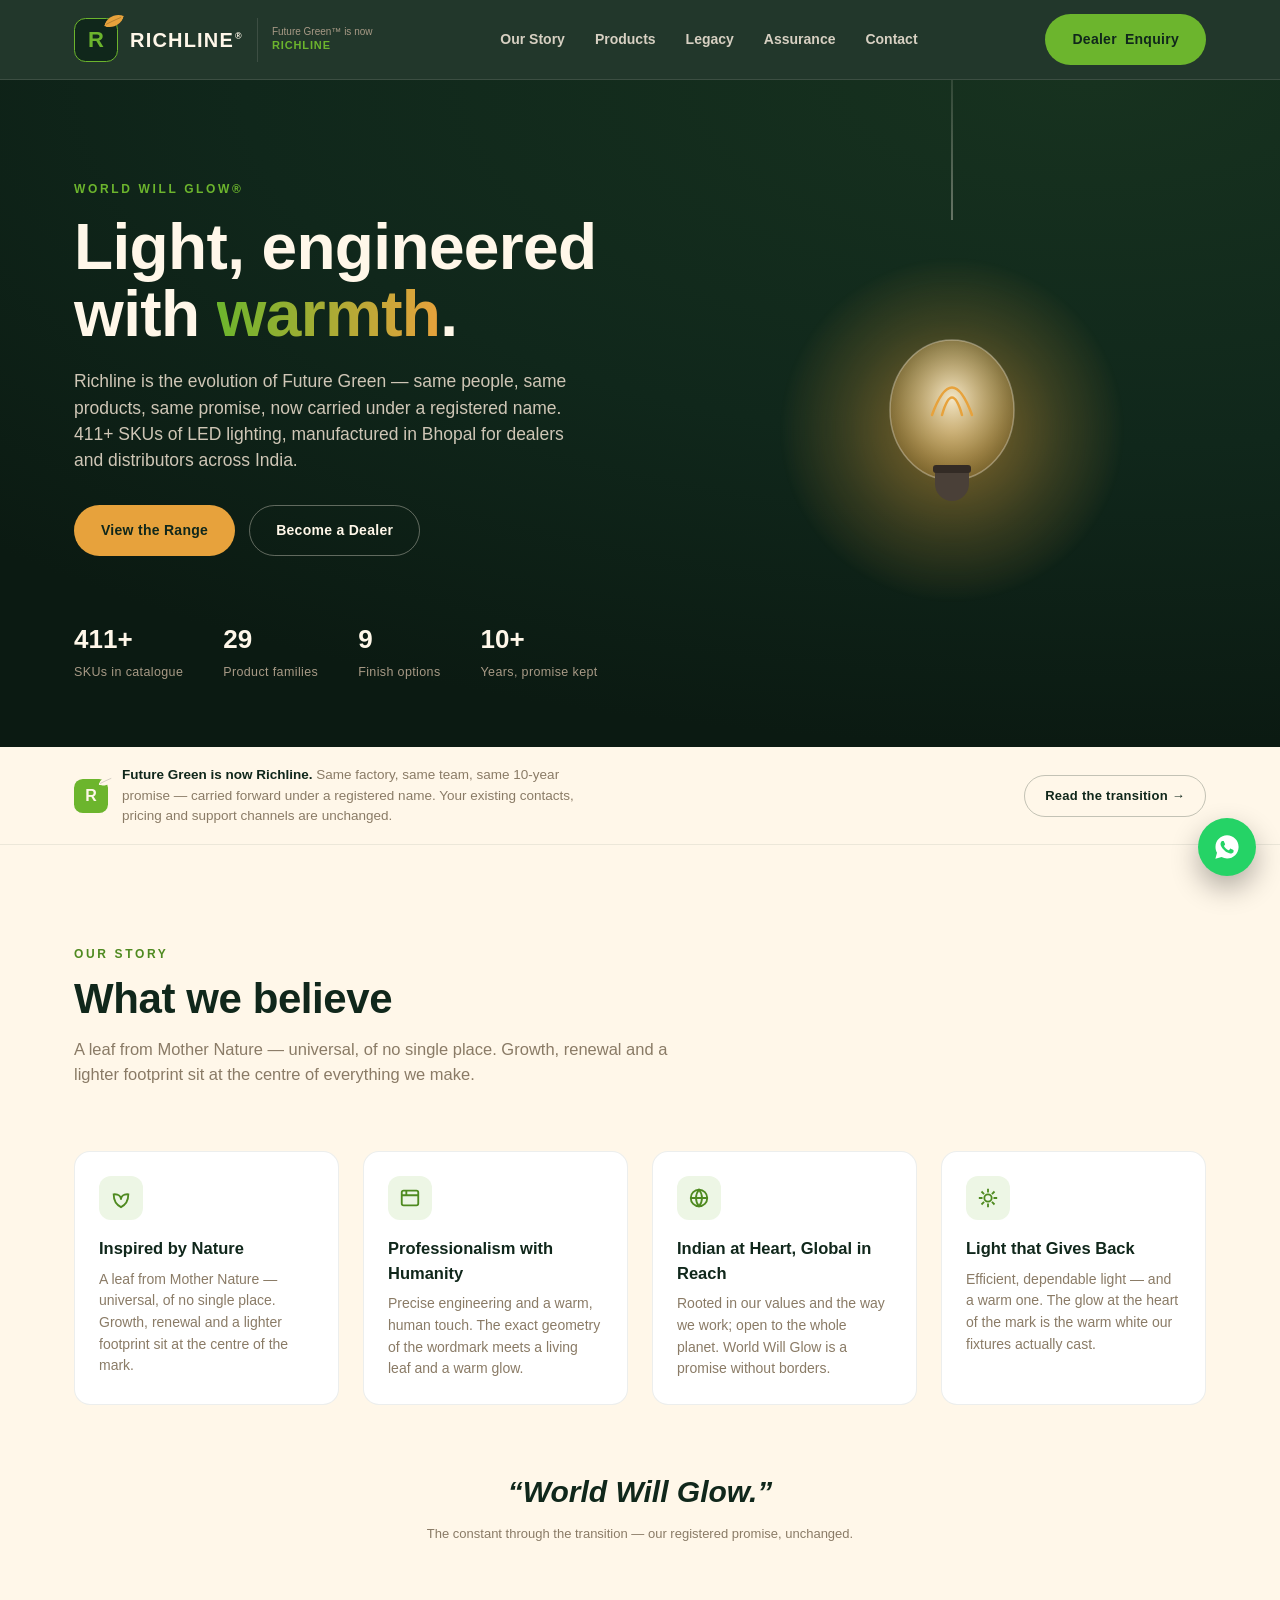
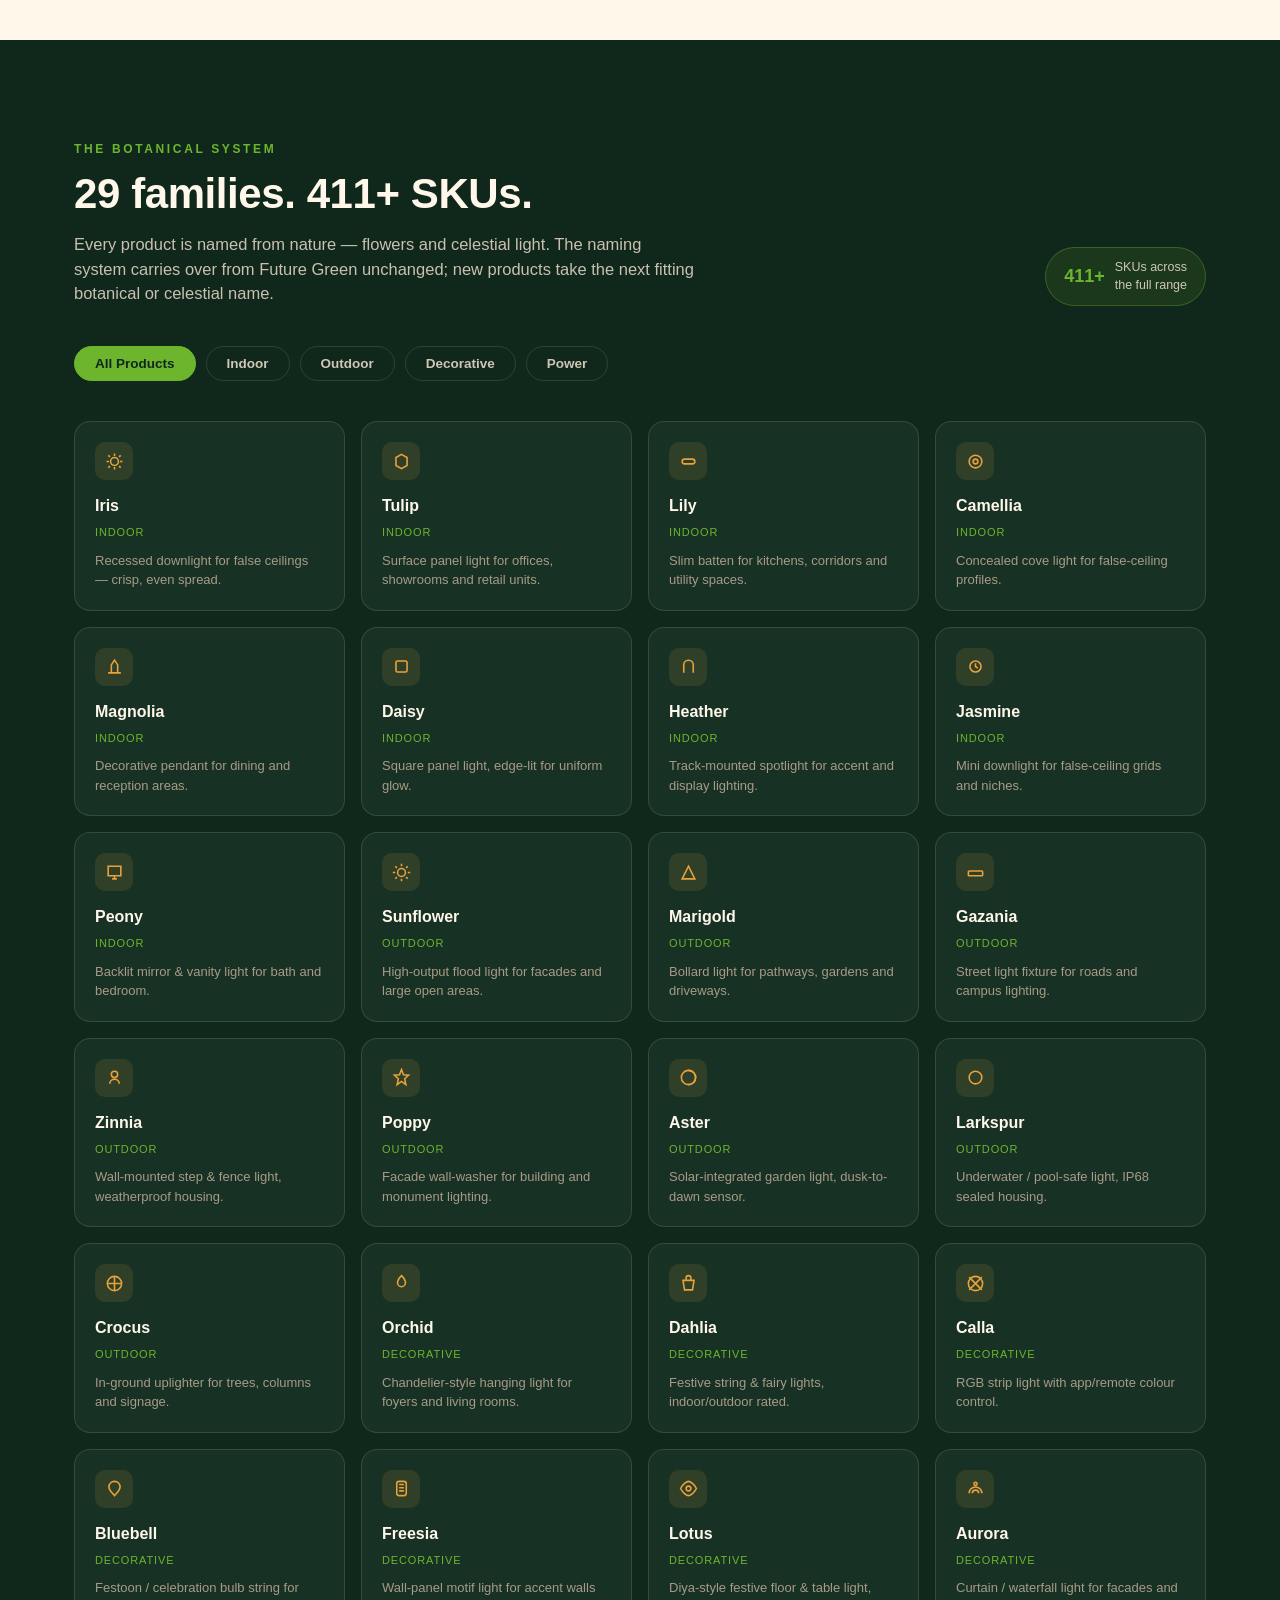
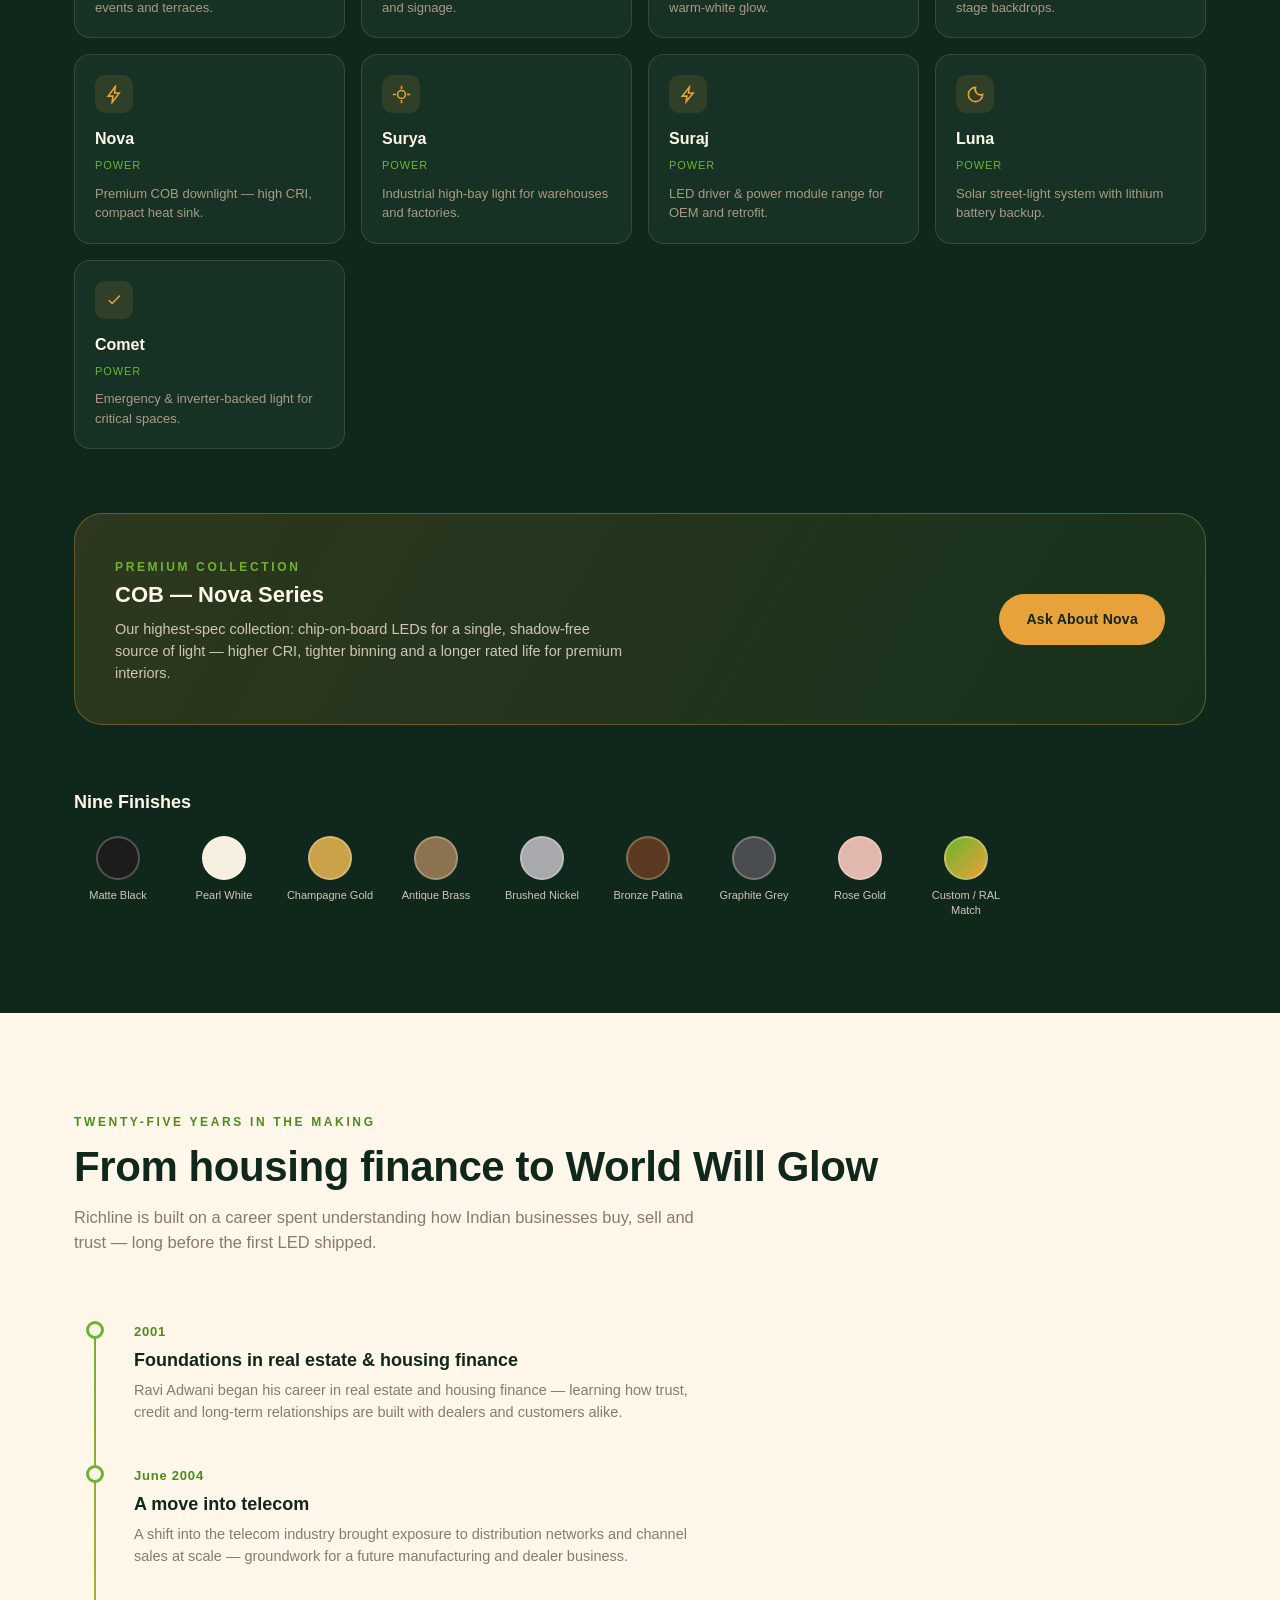
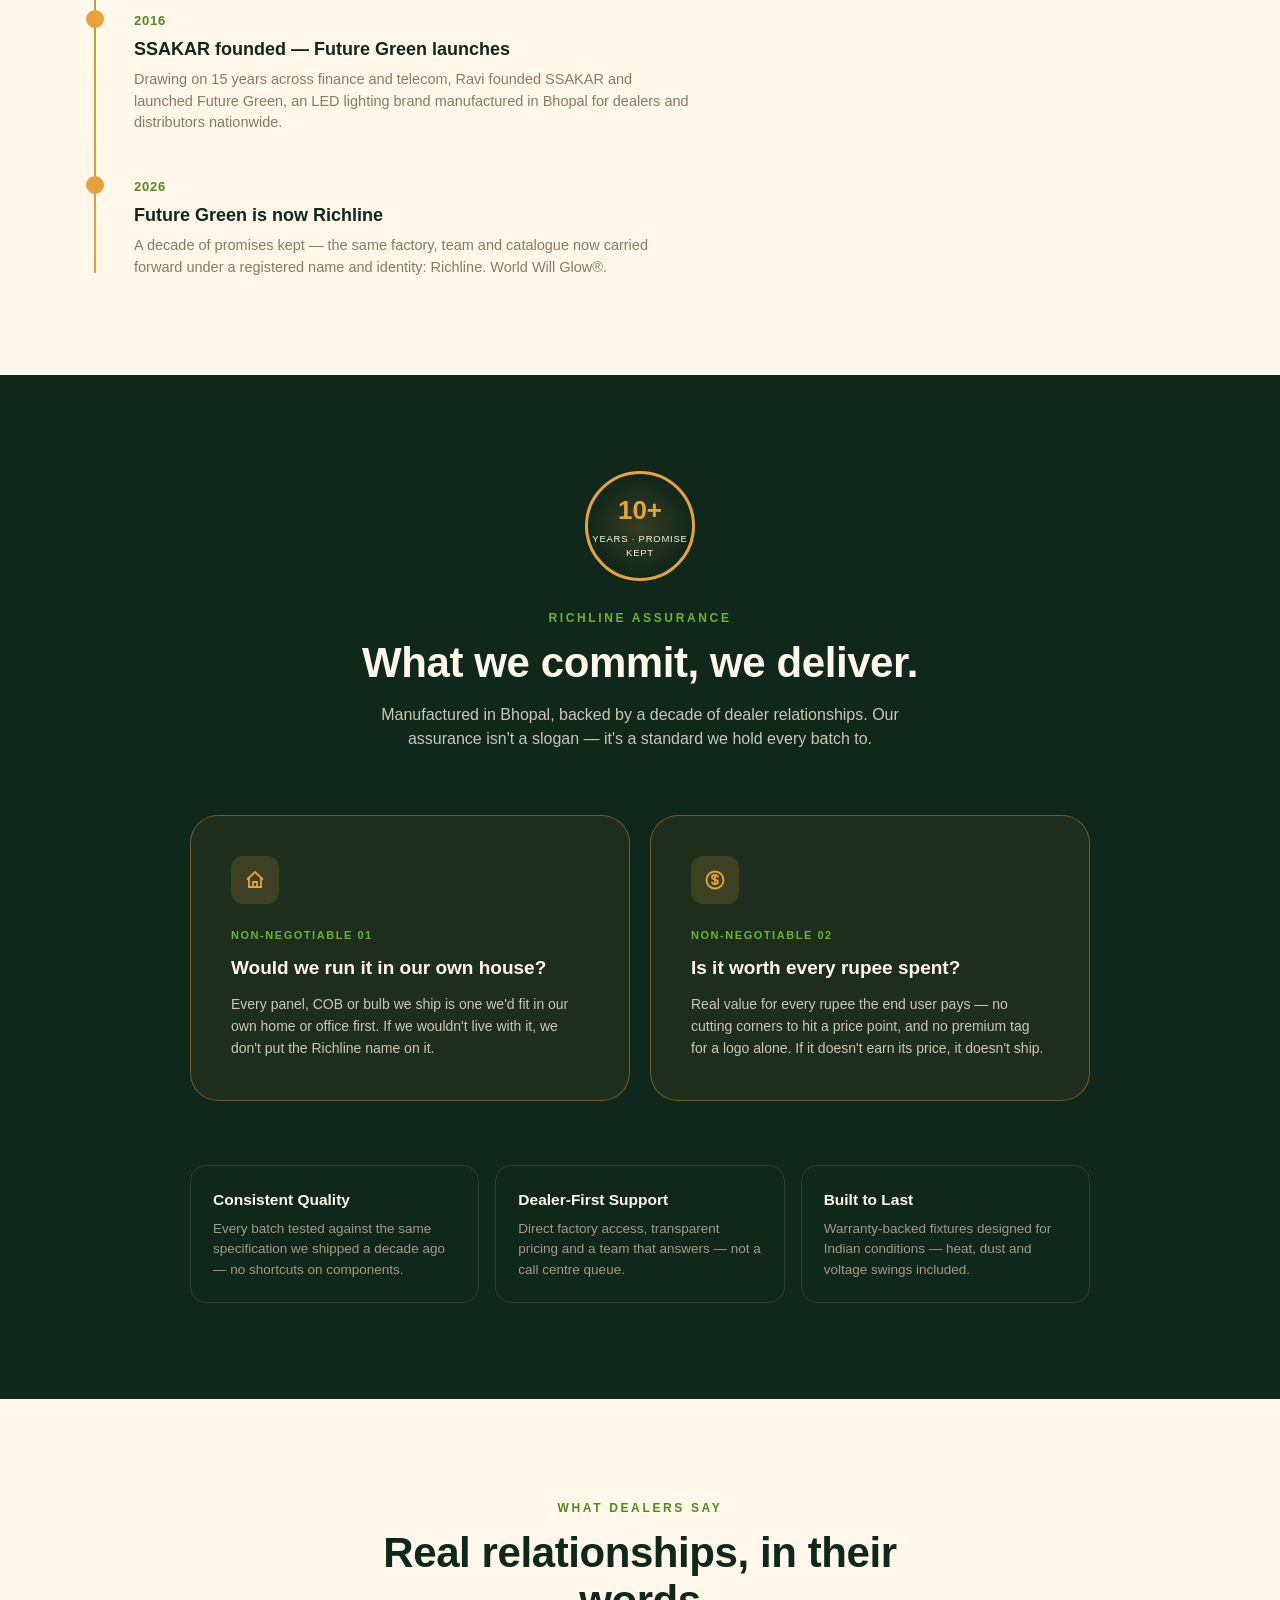
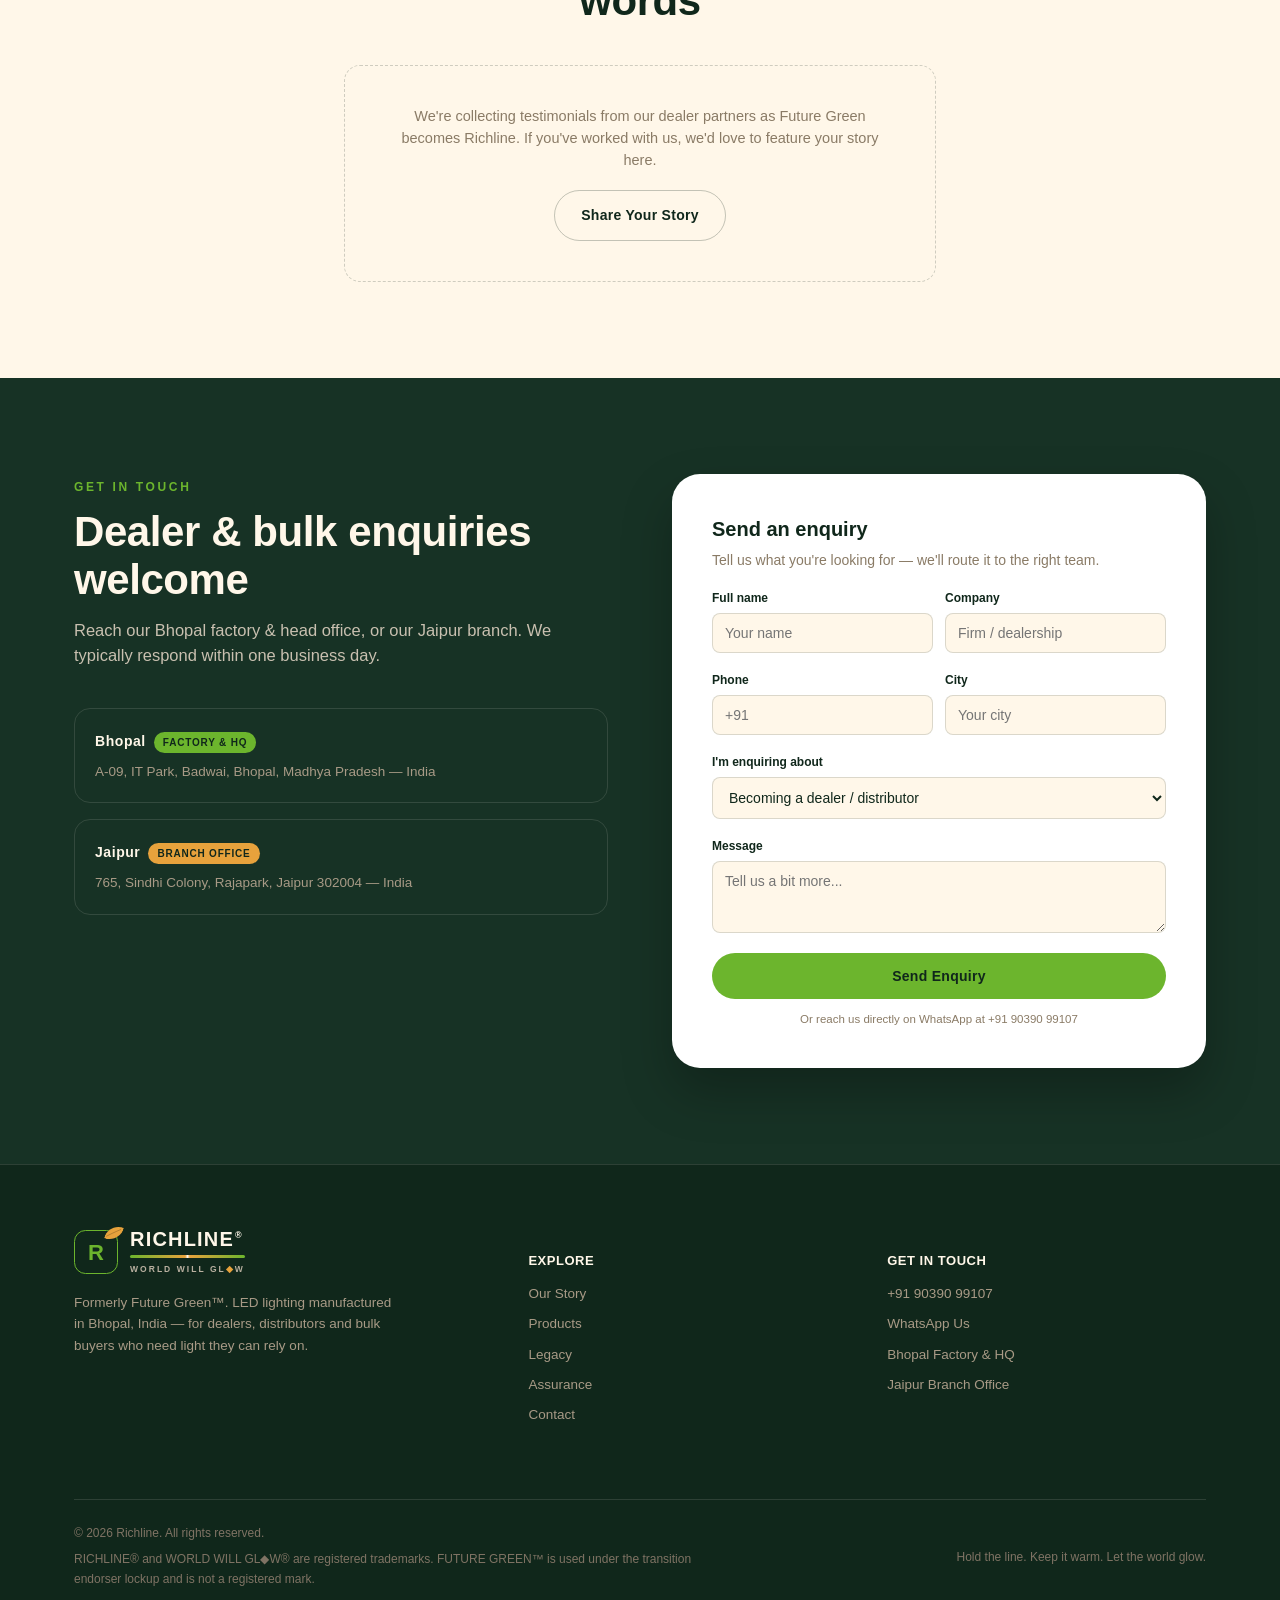
<file: scrap/index.html>
<!DOCTYPE html>
<html lang="en">
<head>
<meta charset="UTF-8">
<meta name="viewport" content="width=device-width, initial-scale=1.0">
<title>Richline — LED Lighting | World Will Glow®</title>
<meta name="description" content="Richline (formerly Future Green) — LED lighting manufactured in Bhopal, India. 411+ SKUs across Indoor, Outdoor, Decorative and Power ranges, for dealers, distributors and bulk buyers.">
<style>
  :root{
    /* ===== Richline design tokens — per Brand Guidelines v1.0 ===== */
    --pine:#10271B;
    --pine-soft:#173225;
    --pine-line:rgba(255,247,233,0.12);
    --green:#6CB52D;
    --green-deep:#4f8a20;
    --marigold:#E7A23C;
    --glow-white:#FFF7E9;
    --clay:#8A7B66;
    --clay-soft:#a89a86;
    --white:#ffffff;

    --font: "Montserrat","Carlito",Arial,Helvetica,sans-serif;

    --container:1180px;
    --radius-s:8px;
    --radius-m:16px;
    --radius-l:28px;
    --radius-chip:26%;

    --space-1:8px;
    --space-2:16px;
    --space-3:24px;
    --space-4:40px;
    --space-5:64px;
    --space-6:96px;

    --ease:cubic-bezier(.2,.7,.2,1);
  }

  *{box-sizing:border-box;}
  html{scroll-behavior:smooth;}
  body{
    margin:0;
    font-family:var(--font);
    background:var(--glow-white);
    color:var(--pine);
    -webkit-font-smoothing:antialiased;
    line-height:1.5;
  }
  img,svg{display:block;max-width:100%;}
  a{color:inherit;text-decoration:none;}
  ul{margin:0;padding:0;list-style:none;}
  button{font-family:inherit;cursor:pointer;}
  h1,h2,h3,h4,p{margin:0;}

  .wrap{max-width:var(--container);margin:0 auto;padding:0 var(--space-3);}
  .eyebrow{
    font-size:12px;font-weight:700;letter-spacing:.22em;text-transform:uppercase;
    color:var(--green-deep);
  }
  .eyebrow--on-dark{color:var(--green);}
  .eyebrow--clay{color:var(--clay);}

  h2.section-title{
    font-size:clamp(28px,4vw,42px);
    font-weight:700;
    letter-spacing:-0.01em;
    line-height:1.15;
    margin-top:10px;
    color:var(--pine);
  }
  h2.section-title--on-dark{color:var(--glow-white);}
  .section-sub{
    max-width:620px;
    color:var(--clay);
    font-size:16.5px;
    margin-top:14px;
  }
  .section-sub--on-dark{color:#c9c0b0;}

  .btn{
    display:inline-flex;align-items:center;gap:8px;
    padding:14px 26px;
    border-radius:999px;
    font-weight:700;
    font-size:14px;
    letter-spacing:.02em;
    border:1.5px solid transparent;
    transition:transform .18s var(--ease), box-shadow .18s var(--ease), background .18s var(--ease), border-color .18s var(--ease);
    white-space:nowrap;
  }
  .btn:hover{transform:translateY(-2px);}
  .btn:focus-visible{outline:2px solid var(--marigold);outline-offset:3px;}
  .btn--primary{background:var(--green);color:var(--pine);}
  .btn--primary:hover{box-shadow:0 10px 24px rgba(108,181,45,.35);}
  .btn--ghost-dark{border-color:rgba(255,247,233,.35);color:var(--glow-white);}
  .btn--ghost-dark:hover{border-color:var(--glow-white);}
  .btn--ghost-light{border-color:var(--pine-line);color:var(--pine);border-color:rgba(16,39,27,.25);}
  .btn--ghost-light:hover{border-color:var(--pine);}
  .btn--marigold{background:var(--marigold);color:var(--pine);}
  .btn--marigold:hover{box-shadow:0 10px 24px rgba(231,162,60,.4);}

  /* ================= LOGO SYSTEM ================= */
  .rl-chip{
    position:relative;
    width:44px;height:44px;
    border-radius:var(--radius-chip);
    display:flex;align-items:center;justify-content:center;
    flex-shrink:0;
  }
  .rl-chip--primary{background:var(--green);}
  .rl-chip--reversed{background:var(--pine);border:1.5px solid var(--green);}
  .rl-chip--engraving{background:transparent;border:1.5px solid var(--pine);}
  .rl-chip__r{
    font-weight:800;
    font-size:22px;
    letter-spacing:0;
  }
  .rl-chip--primary .rl-chip__r{color:var(--glow-white);}
  .rl-chip--reversed .rl-chip__r{color:var(--green);}
  .rl-chip--engraving .rl-chip__r{color:var(--pine);}
  .rl-chip__leaf{position:absolute;top:-6px;right:-5px;transform:rotate(18deg);}
  .rl-chip__leaf svg{width:16px;height:16px;}
  .rl-chip--primary .rl-chip__leaf{color:var(--glow-white);}
  .rl-chip--reversed .rl-chip__leaf{color:var(--marigold);}
  .rl-chip--engraving .rl-chip__leaf{color:var(--pine);}

  .rl-lockup{display:flex;align-items:center;gap:12px;}
  .rl-lockup__text{display:flex;flex-direction:column;}
  .rl-wordmark{
    font-weight:800;
    font-size:20px;
    letter-spacing:.06em;
    line-height:1;
  }
  .rl-wordmark sup{font-size:9px;font-weight:700;margin-left:1px;}
  .rl-lockup--primary .rl-wordmark{color:var(--pine);}
  .rl-lockup--reversed .rl-wordmark{color:var(--glow-white);}
  .rl-beam{
    width:100%;height:3px;margin-top:6px;border-radius:2px;
    background:linear-gradient(90deg, var(--green) 0%, var(--marigold) 48%, var(--glow-white) 50%, var(--marigold) 52%, var(--green) 100%);
    position:relative;
  }
  .rl-tagline{
    font-size:8.5px;font-weight:700;letter-spacing:.24em;text-transform:uppercase;
    margin-top:5px;
  }
  .rl-lockup--primary .rl-tagline{color:var(--clay);}
  .rl-lockup--reversed .rl-tagline{color:#b9b0a0;}
  .rl-tagline em{color:var(--marigold);font-style:normal;}

  /* Endorser / transition lockup */
  .rl-endorser{display:flex;align-items:center;gap:14px;flex-wrap:wrap;}
  .rl-endorser__fg{display:flex;flex-direction:column;line-height:1.25;}
  .rl-endorser__fg-name{font-size:11px;font-weight:800;letter-spacing:.08em;color:var(--green);}
  .rl-endorser__fg-sub{font-size:10px;color:var(--clay-soft);}
  .rl-endorser__div{width:1px;align-self:stretch;background:var(--pine-line);}

  /* ================= HEADER ================= */
  header{
    position:sticky;top:0;z-index:50;
    background:rgba(16,39,27,.92);
    backdrop-filter:blur(10px);
    border-bottom:1px solid var(--pine-line);
  }
  .header-inner{display:flex;align-items:center;justify-content:space-between;padding:14px var(--space-3);gap:20px;}
  .main-nav{display:flex;align-items:center;gap:30px;}
  .main-nav a{
    font-size:14px;font-weight:600;color:#d7d0c2;
    position:relative;padding:4px 0;
    transition:color .15s;
  }
  .main-nav a:hover{color:var(--glow-white);}
  .main-nav a::after{
    content:"";position:absolute;left:0;bottom:-2px;height:2px;width:0;background:var(--green);
    transition:width .2s var(--ease);
  }
  .main-nav a:hover::after{width:100%;}
  .header-cta{display:flex;align-items:center;gap:12px;}
  .nav-toggle{display:none;background:none;border:none;color:var(--glow-white);padding:6px;}
  .nav-toggle svg{width:24px;height:24px;}

  /* ================= HERO ================= */
  .hero{
    background:radial-gradient(120% 100% at 85% 0%, #17321f 0%, var(--pine) 55%, #0b1a12 100%);
    padding:var(--space-6) 0 var(--space-5);
    position:relative;overflow:hidden;
  }
  .hero-inner{
    display:grid;grid-template-columns:1.05fr .95fr;gap:var(--space-5);align-items:center;
  }
  .hero-copy h1{
    font-size:clamp(38px,5.4vw,64px);
    font-weight:800;color:var(--glow-white);
    line-height:1.05;letter-spacing:-.01em;
    margin-top:14px;
  }
  .hero-copy h1 em{
    font-style:normal;color:var(--green);
    background:linear-gradient(90deg,var(--green),var(--marigold));
    -webkit-background-clip:text;background-clip:text;color:transparent;
  }
  .hero-copy p{
    color:#cfc6b6;font-size:17.5px;max-width:520px;margin-top:20px;
  }
  .hero-actions{display:flex;gap:14px;margin-top:32px;flex-wrap:wrap;}
  .hero-stats{display:flex;gap:var(--space-4);margin-top:var(--space-5);flex-wrap:wrap;}
  .hero-stat b{display:block;font-size:26px;font-weight:800;color:var(--glow-white);}
  .hero-stat span{font-size:12.5px;color:var(--clay-soft);letter-spacing:.03em;}

  /* Glow lamp */
  .lamp-stage{position:relative;height:420px;display:flex;align-items:center;justify-content:center;}
  .lamp-glow{
    position:absolute;width:340px;height:340px;border-radius:50%;
    background:radial-gradient(circle, rgba(231,162,60,.55) 0%, rgba(231,162,60,.18) 45%, transparent 72%);
    filter:blur(2px);
    animation:pulseGlow 4.5s ease-in-out infinite;
  }
  @keyframes pulseGlow{0%,100%{opacity:.75;transform:scale(1);}50%{opacity:1;transform:scale(1.08);}}
  .lamp-svg{position:relative;width:190px;}
  .lamp-cord{position:absolute;top:-140px;left:50%;transform:translateX(-1px);width:2px;height:140px;background:linear-gradient(var(--pine-line),rgba(255,247,233,.35));}

  /* ================= TRANSITION STRIP ================= */
  .transition-strip{
    background:var(--glow-white);
    border-bottom:1px solid rgba(16,39,27,.08);
    padding:18px 0;
  }
  .transition-inner{
    display:flex;align-items:center;justify-content:space-between;gap:20px;flex-wrap:wrap;
  }
  .transition-note{font-size:13.5px;color:var(--clay);max-width:480px;}
  .transition-note strong{color:var(--pine);}

  /* ================= STORY ================= */
  .story{padding:var(--space-6) 0;background:var(--glow-white);}
  .story-head{max-width:680px;}
  .belief-grid{
    display:grid;grid-template-columns:repeat(4,1fr);gap:var(--space-3);margin-top:var(--space-5);
  }
  .belief-card{
    background:var(--white);
    border:1px solid rgba(16,39,27,.08);
    border-radius:var(--radius-m);
    padding:var(--space-3);
    transition:transform .2s var(--ease), box-shadow .2s var(--ease), border-color .2s var(--ease);
  }
  .belief-card:hover{transform:translateY(-4px);box-shadow:0 16px 30px rgba(16,39,27,.08);border-color:rgba(108,181,45,.35);}
  .belief-icon{
    width:44px;height:44px;border-radius:12px;background:rgba(108,181,45,.12);
    display:flex;align-items:center;justify-content:center;margin-bottom:16px;
  }
  .belief-icon svg{width:22px;height:22px;color:var(--green-deep);}
  .belief-card h3{font-size:16.5px;font-weight:700;color:var(--pine);}
  .belief-card p{font-size:14px;color:var(--clay);margin-top:8px;line-height:1.55;}
  .belief-quote{
    margin-top:var(--space-5);
    text-align:center;
  }
  .belief-quote p{
    font-size:clamp(22px,3vw,30px);font-weight:700;color:var(--pine);font-style:italic;
  }
  .belief-quote span{display:block;margin-top:10px;font-size:13px;color:var(--clay);}

  /* ================= PRODUCTS ================= */
  .products{padding:var(--space-6) 0;background:var(--pine);position:relative;}
  .products-head{display:flex;justify-content:space-between;align-items:flex-end;gap:20px;flex-wrap:wrap;}
  .sku-badge{
    display:flex;align-items:center;gap:10px;
    background:rgba(108,181,45,.12);border:1px solid rgba(108,181,45,.35);
    padding:10px 18px;border-radius:999px;
  }
  .sku-badge b{color:var(--green);font-size:18px;}
  .sku-badge span{color:#cfc6b6;font-size:12.5px;}

  .tabs{display:flex;gap:10px;margin-top:var(--space-4);flex-wrap:wrap;}
  .tab-btn{
    padding:9px 20px;border-radius:999px;border:1.5px solid var(--pine-line);
    background:transparent;color:#cfc6b6;font-size:13.5px;font-weight:600;
    transition:all .18s var(--ease);
  }
  .tab-btn:hover{border-color:var(--green);color:var(--glow-white);}
  .tab-btn.is-active{background:var(--green);border-color:var(--green);color:var(--pine);}

  .product-grid{
    display:grid;grid-template-columns:repeat(4,1fr);gap:16px;margin-top:var(--space-4);
  }
  .product-card{
    background:var(--pine-soft);
    border:1px solid var(--pine-line);
    border-radius:var(--radius-m);
    padding:20px;
    transition:transform .2s var(--ease), border-color .2s var(--ease);
  }
  .product-card:hover{transform:translateY(-4px);border-color:var(--green);}
  .product-card .p-icon{
    width:38px;height:38px;border-radius:10px;
    background:rgba(231,162,60,.12);display:flex;align-items:center;justify-content:center;margin-bottom:14px;
  }
  .product-card .p-icon svg{width:19px;height:19px;color:var(--marigold);}
  .product-card h4{color:var(--glow-white);font-size:16px;font-weight:700;}
  .product-card .p-cat{font-size:11px;letter-spacing:.08em;text-transform:uppercase;color:var(--green);margin-top:6px;display:block;}
  .product-card p{font-size:13px;color:#a89a86;margin-top:10px;line-height:1.5;}
  .product-card[hidden]{display:none;}

  .cob-band{
    margin-top:var(--space-5);
    background:linear-gradient(120deg, rgba(231,162,60,.14), rgba(108,181,45,.08));
    border:1px solid rgba(231,162,60,.35);
    border-radius:var(--radius-l);
    padding:var(--space-4);
    display:grid;grid-template-columns:1fr auto;gap:24px;align-items:center;
  }
  .cob-band h3{color:var(--glow-white);font-size:22px;font-weight:800;}
  .cob-band p{color:#cfc6b6;font-size:14.5px;margin-top:8px;max-width:520px;}

  .finish-guide{margin-top:var(--space-5);}
  .finish-guide h3{color:var(--glow-white);font-size:18px;font-weight:700;}
  .finish-row{display:flex;gap:18px;margin-top:20px;flex-wrap:wrap;}
  .finish-item{display:flex;flex-direction:column;align-items:center;gap:8px;width:88px;}
  .finish-swatch{width:44px;height:44px;border-radius:50%;border:2px solid rgba(255,247,233,.25);}
  .finish-item span{font-size:11px;color:#cfc6b6;text-align:center;line-height:1.3;}

  /* ================= TIMELINE ================= */
  .legacy{padding:var(--space-6) 0;background:var(--glow-white);}
  .timeline{margin-top:var(--space-5);position:relative;}
  .timeline::before{
    content:"";position:absolute;left:20px;top:6px;bottom:6px;width:2px;
    background:linear-gradient(var(--green), var(--marigold));
  }
  .t-item{position:relative;padding-left:60px;margin-bottom:var(--space-4);}
  .t-item:last-child{margin-bottom:0;}
  .t-dot{
    position:absolute;left:12px;top:2px;width:18px;height:18px;border-radius:50%;
    background:var(--glow-white);border:3px solid var(--green);
  }
  .t-item.is-milestone .t-dot{border-color:var(--marigold);background:var(--marigold);}
  .t-year{font-size:13px;font-weight:800;letter-spacing:.06em;color:var(--green-deep);}
  .t-item h4{font-size:18px;font-weight:700;color:var(--pine);margin-top:4px;}
  .t-item p{font-size:14.5px;color:var(--clay);margin-top:6px;max-width:560px;}

  /* ================= ASSURANCE ================= */
  .assurance{
    padding:var(--space-6) 0;
    background:var(--pine);
    text-align:center;
  }
  .seal{
    width:110px;height:110px;border-radius:50%;
    border:3px solid var(--marigold);
    display:flex;flex-direction:column;align-items:center;justify-content:center;
    margin:0 auto 24px;
    background:radial-gradient(circle, rgba(231,162,60,.18), transparent 70%);
  }
  .seal b{font-size:26px;color:var(--marigold);font-weight:800;}
  .seal span{font-size:9.5px;color:var(--glow-white);letter-spacing:.08em;text-transform:uppercase;margin-top:2px;}
  .assurance h2{color:var(--glow-white);}
  .assurance p{color:#cfc6b6;max-width:560px;margin:16px auto 0;}
  .pledge-grid{
    display:grid;grid-template-columns:repeat(2,1fr);gap:20px;margin-top:var(--space-5);
    max-width:900px;margin-left:auto;margin-right:auto;
  }
  .pledge-card{
    text-align:left;
    background:rgba(231,162,60,.06);
    border:1.5px solid rgba(231,162,60,.4);
    border-radius:var(--radius-l);
    padding:var(--space-4);
    transition:transform .2s var(--ease), box-shadow .2s var(--ease);
  }
  .pledge-card:hover{transform:translateY(-4px);box-shadow:0 20px 40px rgba(0,0,0,.25);}
  .pledge-icon{
    width:48px;height:48px;border-radius:12px;background:rgba(231,162,60,.16);
    display:flex;align-items:center;justify-content:center;color:var(--marigold);margin-bottom:18px;
  }
  .pledge-icon svg{width:24px;height:24px;}
  .pledge-no{
    font-size:11px;font-weight:800;letter-spacing:.14em;text-transform:uppercase;color:var(--green);
  }
  .pledge-card h3{color:var(--glow-white);font-size:19px;font-weight:800;margin-top:10px;line-height:1.3;}
  .pledge-card p{color:#cfc6b6;font-size:14px;margin-top:12px;text-align:left;line-height:1.6;}

  .assurance-grid{
    display:grid;grid-template-columns:repeat(3,1fr);gap:16px;margin-top:var(--space-5);
    max-width:900px;margin-left:auto;margin-right:auto;
  }
  .assurance-item{
    border:1px solid var(--pine-line);border-radius:var(--radius-m);padding:22px;text-align:left;
  }
  .assurance-item h4{color:var(--glow-white);font-size:15.5px;font-weight:700;}
  .assurance-item p{color:#a89a86;font-size:13.5px;margin-top:8px;text-align:left;}

  /* ================= TESTIMONIALS ================= */
  .testimonials{padding:var(--space-6) 0;background:var(--glow-white);text-align:center;}
  .testimonials .wrap{max-width:640px;}
  .testi-empty{
    margin-top:var(--space-4);
    border:1.5px dashed rgba(16,39,27,.2);
    border-radius:var(--radius-m);
    padding:var(--space-4);
  }
  .testi-empty p{color:var(--clay);font-size:14.5px;}
  .testi-empty .btn{margin-top:18px;}

  /* ================= CONTACT ================= */
  .contact{padding:var(--space-6) 0;background:var(--pine-soft);}
  .contact-inner{display:grid;grid-template-columns:1fr 1fr;gap:var(--space-5);}
  .offices{display:flex;flex-direction:column;gap:16px;margin-top:var(--space-4);}
  .office-card{
    border:1px solid var(--pine-line);border-radius:var(--radius-m);padding:20px;
  }
  .office-card b{color:var(--glow-white);font-size:14px;letter-spacing:.04em;}
  .office-tag{
    display:inline-block;font-size:10px;font-weight:700;letter-spacing:.08em;text-transform:uppercase;
    color:var(--pine);background:var(--green);padding:3px 9px;border-radius:999px;margin-left:8px;
  }
  .office-card p{color:#a89a86;font-size:13.5px;margin-top:8px;line-height:1.6;}

  .enquiry-form{
    background:var(--white);border-radius:var(--radius-l);padding:var(--space-4);
    box-shadow:0 24px 50px rgba(0,0,0,.25);
  }
  .enquiry-form h3{font-size:20px;font-weight:800;color:var(--pine);}
  .enquiry-form .section-sub{margin-top:6px;font-size:14px;}
  .form-row{display:grid;grid-template-columns:1fr 1fr;gap:12px;margin-top:18px;}
  .form-row.full{grid-template-columns:1fr;}
  .field{display:flex;flex-direction:column;gap:6px;}
  .field label{font-size:12px;font-weight:700;color:var(--pine);}
  .field input,.field select,.field textarea{
    border:1.5px solid rgba(16,39,27,.15);border-radius:var(--radius-s);
    padding:11px 12px;font-family:inherit;font-size:14px;color:var(--pine);
    background:var(--glow-white);
  }
  .field input:focus,.field select:focus,.field textarea:focus{
    outline:none;border-color:var(--green);
  }
  .enquiry-form button{width:100%;margin-top:20px;justify-content:center;}
  .form-note{font-size:11.5px;color:var(--clay);margin-top:12px;text-align:center;}

  /* ================= FOOTER ================= */
  footer{background:var(--pine);border-top:1px solid var(--pine-line);padding:var(--space-5) 0 var(--space-3);}
  .footer-top{display:grid;grid-template-columns:1.3fr 1fr 1fr;gap:var(--space-4);}
  .footer-brand p{color:#a89a86;font-size:13.5px;margin-top:16px;max-width:320px;line-height:1.6;}
  .footer-col h5{color:var(--glow-white);font-size:13px;font-weight:700;letter-spacing:.04em;text-transform:uppercase;margin-bottom:14px;}
  .footer-col a{display:block;color:#a89a86;font-size:13.5px;margin-bottom:10px;transition:color .15s;}
  .footer-col a:hover{color:var(--green);}
  .footer-bottom{
    margin-top:var(--space-5);padding-top:var(--space-3);border-top:1px solid var(--pine-line);
    display:flex;justify-content:space-between;align-items:center;flex-wrap:wrap;gap:12px;
  }
  .footer-bottom p{font-size:12px;color:#7f7364;}
  .legal-note{font-size:11px;color:#6d6255;max-width:640px;margin-top:8px;line-height:1.6;}

  /* ================= WHATSAPP FAB ================= */
  .wa-fab{
    position:fixed;bottom:24px;right:24px;z-index:60;
    width:58px;height:58px;border-radius:50%;
    background:#25D366;display:flex;align-items:center;justify-content:center;
    box-shadow:0 12px 28px rgba(0,0,0,.3);
    animation:fabPulse 3s ease-in-out infinite;
  }
  .wa-fab svg{width:28px;height:28px;color:#fff;}
  @keyframes fabPulse{0%,100%{box-shadow:0 12px 28px rgba(0,0,0,.3);}50%{box-shadow:0 12px 28px rgba(37,211,102,.55);}}

  /* ================= REVEAL ================= */
  .reveal{opacity:0;transform:translateY(18px);transition:opacity .6s var(--ease), transform .6s var(--ease);}
  .reveal.is-visible{opacity:1;transform:none;}

  @media (prefers-reduced-motion: reduce){
    *{animation:none !important;transition:none !important;}
    html{scroll-behavior:auto;}
  }

  /* ================= RESPONSIVE ================= */
  @media (max-width:980px){
    .hero-inner{grid-template-columns:1fr;}
    .lamp-stage{height:300px;order:-1;}
    .belief-grid{grid-template-columns:repeat(2,1fr);}
    .product-grid{grid-template-columns:repeat(2,1fr);}
    .contact-inner{grid-template-columns:1fr;}
    .footer-top{grid-template-columns:1fr;gap:var(--space-3);}
    .assurance-grid{grid-template-columns:1fr;}
    .pledge-grid{grid-template-columns:1fr;}
    .cob-band{grid-template-columns:1fr;text-align:left;}
  }
  @media (max-width:720px){
    .main-nav{
      position:fixed;top:69px;left:0;right:0;bottom:0;
      background:var(--pine);flex-direction:column;align-items:flex-start;
      padding:var(--space-3);gap:0;
      transform:translateX(100%);transition:transform .25s var(--ease);
    }
    .main-nav.is-open{transform:translateX(0);}
    .main-nav a{padding:14px 0;width:100%;border-bottom:1px solid var(--pine-line);}
    .nav-toggle{display:block;}
    .header-cta .btn span.long{display:none;}
    .product-grid{grid-template-columns:1fr;}
    .form-row{grid-template-columns:1fr;}
    .rl-wordmark{font-size:17px;}
  }
</style>
</head>
<body>

<!-- Reusable leaf SVG (referenced via clone) -->
<svg width="0" height="0" style="position:absolute">
  <symbol id="leaf-shape" viewBox="0 0 20 20">
    <path fill="currentColor" d="M0,20 C0,8 8,0 20,0 C20,12 12,20 0,20 Z"/>
    <path stroke="rgba(0,0,0,.25)" stroke-width="1" fill="none" d="M2,17 C6,13 10,9 17,3"/>
  </symbol>
</svg>

<!-- ================= HEADER ================= -->
<header>
  <div class="header-inner wrap">
    <div class="rl-endorser">
      <a href="#top" class="rl-lockup rl-lockup--reversed" aria-label="Richline home">
        <div class="rl-chip rl-chip--reversed">
          <span class="rl-chip__r">R</span>
          <span class="rl-chip__leaf"><svg><use href="#leaf-shape"/></svg></span>
        </div>
        <div class="rl-lockup__text">
          <span class="rl-wordmark">RICHLINE<sup>&reg;</sup></span>
        </div>
      </a>
      <div class="rl-endorser__div"></div>
      <div class="rl-endorser__fg">
        <span class="rl-endorser__fg-sub">Future Green&trade; is now</span>
        <span class="rl-endorser__fg-name">RICHLINE</span>
      </div>
    </div>

    <nav class="main-nav" id="mainNav">
      <a href="#story">Our Story</a>
      <a href="#products">Products</a>
      <a href="#legacy">Legacy</a>
      <a href="#assurance">Assurance</a>
      <a href="#contact">Contact</a>
    </nav>

    <div class="header-cta">
      <a class="btn btn--primary" href="#contact"><span class="long">Dealer</span> Enquiry</a>
      <button class="nav-toggle" id="navToggle" aria-label="Toggle menu" aria-expanded="false">
        <svg viewBox="0 0 24 24" fill="none" stroke="currentColor" stroke-width="2"><path d="M4 6h16M4 12h16M4 18h16"/></svg>
      </button>
    </div>
  </div>
</header>

<!-- ================= HERO ================= -->
<section class="hero" id="top">
  <div class="wrap hero-inner">
    <div class="hero-copy">
      <span class="eyebrow eyebrow--on-dark">World Will Glow&reg;</span>
      <h1>Light, engineered with <em>warmth</em>.</h1>
      <p>Richline is the evolution of Future Green — same people, same products, same promise, now carried under a registered name. 411+ SKUs of LED lighting, manufactured in Bhopal for dealers and distributors across India.</p>
      <div class="hero-actions">
        <a href="#products" class="btn btn--marigold">View the Range</a>
        <a href="#contact" class="btn btn--ghost-dark">Become a Dealer</a>
      </div>
      <div class="hero-stats">
        <div class="hero-stat"><b>411+</b><span>SKUs in catalogue</span></div>
        <div class="hero-stat"><b>29</b><span>Product families</span></div>
        <div class="hero-stat"><b>9</b><span>Finish options</span></div>
        <div class="hero-stat"><b>10+</b><span>Years, promise kept</span></div>
      </div>
    </div>
    <div class="lamp-stage">
      <div class="lamp-cord"></div>
      <div class="lamp-glow"></div>
      <svg class="lamp-svg" viewBox="0 0 190 220" fill="none">
        <ellipse cx="95" cy="90" rx="62" ry="70" fill="url(#bulbGrad)" opacity="0.92"/>
        <ellipse cx="95" cy="90" rx="62" ry="70" stroke="rgba(255,247,233,.35)" stroke-width="1.5"/>
        <path d="M78 150 h34 v14 a17 17 0 0 1 -34 0 z" fill="#4a4038"/>
        <rect x="76" y="145" width="38" height="8" rx="3" fill="#332b25"/>
        <path d="M75 95 Q95 40 115 95" stroke="var(--marigold)" stroke-width="2.5" fill="none" stroke-linecap="round"/>
        <path d="M85 95 Q95 60 105 95" stroke="var(--marigold)" stroke-width="2.5" fill="none" stroke-linecap="round"/>
        <defs>
          <radialGradient id="bulbGrad" cx="50%" cy="42%" r="65%">
            <stop offset="0%" stop-color="#fff3d6"/>
            <stop offset="55%" stop-color="#f5d38f" stop-opacity="0.5"/>
            <stop offset="100%" stop-color="#e7a23c" stop-opacity="0.12"/>
          </radialGradient>
        </defs>
      </svg>
    </div>
  </div>
</section>

<!-- ================= TRANSITION STRIP ================= -->
<section class="transition-strip">
  <div class="wrap transition-inner">
    <div class="rl-endorser">
      <div class="rl-chip rl-chip--primary" style="width:34px;height:34px;">
        <span class="rl-chip__r" style="font-size:16px;">R</span>
        <span class="rl-chip__leaf" style="top:-4px;right:-4px;"><svg style="width:12px;height:12px;"><use href="#leaf-shape"/></svg></span>
      </div>
      <p class="transition-note"><strong>Future Green is now Richline.</strong> Same factory, same team, same 10-year promise — carried forward under a registered name. Your existing contacts, pricing and support channels are unchanged.</p>
    </div>
    <a href="#legacy" class="btn btn--ghost-light" style="padding:10px 20px;font-size:13px;">Read the transition &rarr;</a>
  </div>
</section>

<!-- ================= STORY ================= -->
<section class="story" id="story">
  <div class="wrap">
    <div class="story-head reveal">
      <span class="eyebrow">Our Story</span>
      <h2 class="section-title">What we believe</h2>
      <p class="section-sub">A leaf from Mother Nature — universal, of no single place. Growth, renewal and a lighter footprint sit at the centre of everything we make.</p>
    </div>

    <div class="belief-grid">
      <div class="belief-card reveal">
        <div class="belief-icon"><svg viewBox="0 0 24 24" fill="none" stroke="currentColor" stroke-width="2"><path d="M12 22c6-3 8-8 8-14 0 0-8-1-8 6 0-7-8-6-8-6 0 6 2 11 8 14z"/></svg></div>
        <h3>Inspired by Nature</h3>
        <p>A leaf from Mother Nature — universal, of no single place. Growth, renewal and a lighter footprint sit at the centre of the mark.</p>
      </div>
      <div class="belief-card reveal">
        <div class="belief-icon"><svg viewBox="0 0 24 24" fill="none" stroke="currentColor" stroke-width="2"><rect x="3" y="4" width="18" height="16" rx="2"/><path d="M3 9h18M8 4v5"/></svg></div>
        <h3>Professionalism with Humanity</h3>
        <p>Precise engineering and a warm, human touch. The exact geometry of the wordmark meets a living leaf and a warm glow.</p>
      </div>
      <div class="belief-card reveal">
        <div class="belief-icon"><svg viewBox="0 0 24 24" fill="none" stroke="currentColor" stroke-width="2"><circle cx="12" cy="12" r="9"/><path d="M3 12h18M12 3a14 14 0 0 1 0 18a14 14 0 0 1 0-18z"/></svg></div>
        <h3>Indian at Heart, Global in Reach</h3>
        <p>Rooted in our values and the way we work; open to the whole planet. World Will Glow is a promise without borders.</p>
      </div>
      <div class="belief-card reveal">
        <div class="belief-icon"><svg viewBox="0 0 24 24" fill="none" stroke="currentColor" stroke-width="2"><path d="M12 2v4M12 18v4M4.9 4.9l2.8 2.8M16.3 16.3l2.8 2.8M2 12h4M18 12h4M4.9 19.1l2.8-2.8M16.3 7.7l2.8-2.8"/><circle cx="12" cy="12" r="4"/></svg></div>
        <h3>Light that Gives Back</h3>
        <p>Efficient, dependable light — and a warm one. The glow at the heart of the mark is the warm white our fixtures actually cast.</p>
      </div>
    </div>

    <div class="belief-quote reveal">
      <p>&ldquo;World Will Glow.&rdquo;</p>
      <span>The constant through the transition — our registered promise, unchanged.</span>
    </div>
  </div>
</section>

<!-- ================= PRODUCTS ================= -->
<section class="products" id="products">
  <div class="wrap">
    <div class="products-head reveal">
      <div>
        <span class="eyebrow eyebrow--on-dark">The Botanical System</span>
        <h2 class="section-title section-title--on-dark">29 families. 411+ SKUs.</h2>
        <p class="section-sub section-sub--on-dark">Every product is named from nature — flowers and celestial light. The naming system carries over from Future Green unchanged; new products take the next fitting botanical or celestial name.</p>
      </div>
      <div class="sku-badge"><b>411+</b><span>SKUs across<br>the full range</span></div>
    </div>

    <div class="tabs reveal" role="tablist" aria-label="Filter products by category">
      <button class="tab-btn is-active" data-filter="all">All Products</button>
      <button class="tab-btn" data-filter="Indoor">Indoor</button>
      <button class="tab-btn" data-filter="Outdoor">Outdoor</button>
      <button class="tab-btn" data-filter="Decorative">Decorative</button>
      <button class="tab-btn" data-filter="Power">Power</button>
    </div>

    <div class="product-grid" id="productGrid">
      <!-- Indoor -->
      <div class="product-card reveal" data-cat="Indoor"><div class="p-icon"><svg viewBox="0 0 24 24" fill="none" stroke="currentColor" stroke-width="2"><circle cx="12" cy="12" r="5"/><path d="M12 2v3M12 19v3M4.2 4.2l2 2M17.8 17.8l2 2M2 12h3M19 12h3M4.2 19.8l2-2M17.8 6.2l2-2"/></svg></div><h4>Iris</h4><span class="p-cat">Indoor</span><p>Recessed downlight for false ceilings — crisp, even spread.</p></div>
      <div class="product-card reveal" data-cat="Indoor"><div class="p-icon"><svg viewBox="0 0 24 24" fill="none" stroke="currentColor" stroke-width="2"><path d="M12 3l7 4v10l-7 4-7-4V7z"/></svg></div><h4>Tulip</h4><span class="p-cat">Indoor</span><p>Surface panel light for offices, showrooms and retail units.</p></div>
      <div class="product-card reveal" data-cat="Indoor"><div class="p-icon"><svg viewBox="0 0 24 24" fill="none" stroke="currentColor" stroke-width="2"><rect x="4" y="9" width="16" height="6" rx="3"/></svg></div><h4>Lily</h4><span class="p-cat">Indoor</span><p>Slim batten for kitchens, corridors and utility spaces.</p></div>
      <div class="product-card reveal" data-cat="Indoor"><div class="p-icon"><svg viewBox="0 0 24 24" fill="none" stroke="currentColor" stroke-width="2"><circle cx="12" cy="12" r="8"/><circle cx="12" cy="12" r="3"/></svg></div><h4>Camellia</h4><span class="p-cat">Indoor</span><p>Concealed cove light for false-ceiling profiles.</p></div>
      <div class="product-card reveal" data-cat="Indoor"><div class="p-icon"><svg viewBox="0 0 24 24" fill="none" stroke="currentColor" stroke-width="2"><path d="M4 20h16M8 20V10l4-6 4 6v10"/></svg></div><h4>Magnolia</h4><span class="p-cat">Indoor</span><p>Decorative pendant for dining and reception areas.</p></div>
      <div class="product-card reveal" data-cat="Indoor"><div class="p-icon"><svg viewBox="0 0 24 24" fill="none" stroke="currentColor" stroke-width="2"><rect x="5" y="5" width="14" height="14" rx="2"/></svg></div><h4>Daisy</h4><span class="p-cat">Indoor</span><p>Square panel light, edge-lit for uniform glow.</p></div>
      <div class="product-card reveal" data-cat="Indoor"><div class="p-icon"><svg viewBox="0 0 24 24" fill="none" stroke="currentColor" stroke-width="2"><path d="M6 20V10a6 6 0 0 1 12 0v10"/></svg></div><h4>Heather</h4><span class="p-cat">Indoor</span><p>Track-mounted spotlight for accent and display lighting.</p></div>
      <div class="product-card reveal" data-cat="Indoor"><div class="p-icon"><svg viewBox="0 0 24 24" fill="none" stroke="currentColor" stroke-width="2"><circle cx="12" cy="12" r="7"/><path d="M12 8v4l3 2"/></svg></div><h4>Jasmine</h4><span class="p-cat">Indoor</span><p>Mini downlight for false-ceiling grids and niches.</p></div>
      <div class="product-card reveal" data-cat="Indoor"><div class="p-icon"><svg viewBox="0 0 24 24" fill="none" stroke="currentColor" stroke-width="2"><path d="M4 4h16v12H4zM9 20h6M12 16v4"/></svg></div><h4>Peony</h4><span class="p-cat">Indoor</span><p>Backlit mirror & vanity light for bath and bedroom.</p></div>

      <!-- Outdoor -->
      <div class="product-card reveal" data-cat="Outdoor"><div class="p-icon"><svg viewBox="0 0 24 24" fill="none" stroke="currentColor" stroke-width="2"><circle cx="12" cy="12" r="5"/><path d="M12 1v3M12 20v3M4.2 4.2l2 2M17.8 17.8l2 2M1 12h3M20 12h3M4.2 19.8l2-2M17.8 6.2l2-2"/></svg></div><h4>Sunflower</h4><span class="p-cat">Outdoor</span><p>High-output flood light for facades and large open areas.</p></div>
      <div class="product-card reveal" data-cat="Outdoor"><div class="p-icon"><svg viewBox="0 0 24 24" fill="none" stroke="currentColor" stroke-width="2"><path d="M4 20l8-16 8 16z"/></svg></div><h4>Marigold</h4><span class="p-cat">Outdoor</span><p>Bollard light for pathways, gardens and driveways.</p></div>
      <div class="product-card reveal" data-cat="Outdoor"><div class="p-icon"><svg viewBox="0 0 24 24" fill="none" stroke="currentColor" stroke-width="2"><rect x="3" y="10" width="18" height="6" rx="1"/></svg></div><h4>Gazania</h4><span class="p-cat">Outdoor</span><p>Street light fixture for roads and campus lighting.</p></div>
      <div class="product-card reveal" data-cat="Outdoor"><div class="p-icon"><svg viewBox="0 0 24 24" fill="none" stroke="currentColor" stroke-width="2"><circle cx="12" cy="8" r="4"/><path d="M6 20a6 6 0 0 1 12 0"/></svg></div><h4>Zinnia</h4><span class="p-cat">Outdoor</span><p>Wall-mounted step & fence light, weatherproof housing.</p></div>
      <div class="product-card reveal" data-cat="Outdoor"><div class="p-icon"><svg viewBox="0 0 24 24" fill="none" stroke="currentColor" stroke-width="2"><path d="M12 2l2.5 6.5L21 9l-5 4.5L17.5 21 12 17l-5.5 4L8 13.5 3 9l6.5-.5z"/></svg></div><h4>Poppy</h4><span class="p-cat">Outdoor</span><p>Facade wall-washer for building and monument lighting.</p></div>
      <div class="product-card reveal" data-cat="Outdoor"><div class="p-icon"><svg viewBox="0 0 24 24" fill="none" stroke="currentColor" stroke-width="2"><circle cx="12" cy="12" r="9"/><path d="M12 3a9 9 0 0 1 0 18"/></svg></div><h4>Aster</h4><span class="p-cat">Outdoor</span><p>Solar-integrated garden light, dusk-to-dawn sensor.</p></div>
      <div class="product-card reveal" data-cat="Outdoor"><div class="p-icon"><svg viewBox="0 0 24 24" fill="none" stroke="currentColor" stroke-width="2"><rect x="4" y="4" width="16" height="16" rx="8"/></svg></div><h4>Larkspur</h4><span class="p-cat">Outdoor</span><p>Underwater / pool-safe light, IP68 sealed housing.</p></div>
      <div class="product-card reveal" data-cat="Outdoor"><div class="p-icon"><svg viewBox="0 0 24 24" fill="none" stroke="currentColor" stroke-width="2"><path d="M3 12h18M12 3v18"/><circle cx="12" cy="12" r="9"/></svg></div><h4>Crocus</h4><span class="p-cat">Outdoor</span><p>In-ground uplighter for trees, columns and signage.</p></div>

      <!-- Decorative -->
      <div class="product-card reveal" data-cat="Decorative"><div class="p-icon"><svg viewBox="0 0 24 24" fill="none" stroke="currentColor" stroke-width="2"><path d="M12 2c3 3 5 6 5 9a5 5 0 0 1-10 0c0-3 2-6 5-9z"/></svg></div><h4>Orchid</h4><span class="p-cat">Decorative</span><p>Chandelier-style hanging light for foyers and living rooms.</p></div>
      <div class="product-card reveal" data-cat="Decorative"><div class="p-icon"><svg viewBox="0 0 24 24" fill="none" stroke="currentColor" stroke-width="2"><path d="M5 8h14l-2 12H7z"/><path d="M9 8V5a3 3 0 0 1 6 0v3"/></svg></div><h4>Dahlia</h4><span class="p-cat">Decorative</span><p>Festive string & fairy lights, indoor/outdoor rated.</p></div>
      <div class="product-card reveal" data-cat="Decorative"><div class="p-icon"><svg viewBox="0 0 24 24" fill="none" stroke="currentColor" stroke-width="2"><path d="M4 4l16 16M20 4L4 20"/><circle cx="12" cy="12" r="9"/></svg></div><h4>Calla</h4><span class="p-cat">Decorative</span><p>RGB strip light with app/remote colour control.</p></div>
      <div class="product-card reveal" data-cat="Decorative"><div class="p-icon"><svg viewBox="0 0 24 24" fill="none" stroke="currentColor" stroke-width="2"><path d="M12 3c-4 0-7 3-7 7 0 4 3 6 7 11 4-5 7-7 7-11 0-4-3-7-7-7z"/></svg></div><h4>Bluebell</h4><span class="p-cat">Decorative</span><p>Festoon / celebration bulb string for events and terraces.</p></div>
      <div class="product-card reveal" data-cat="Decorative"><div class="p-icon"><svg viewBox="0 0 24 24" fill="none" stroke="currentColor" stroke-width="2"><rect x="6" y="3" width="12" height="18" rx="3"/><path d="M9 7h6M9 11h6M9 15h6"/></svg></div><h4>Freesia</h4><span class="p-cat">Decorative</span><p>Wall-panel motif light for accent walls and signage.</p></div>
      <div class="product-card reveal" data-cat="Decorative"><div class="p-icon"><svg viewBox="0 0 24 24" fill="none" stroke="currentColor" stroke-width="2"><path d="M2 12c3-6 8-9 10-9s7 3 10 9c-3 6-8 9-10 9s-7-3-10-9z"/><circle cx="12" cy="12" r="3"/></svg></div><h4>Lotus</h4><span class="p-cat">Decorative</span><p>Diya-style festive floor & table light, warm-white glow.</p></div>
      <div class="product-card reveal" data-cat="Decorative"><div class="p-icon"><svg viewBox="0 0 24 24" fill="none" stroke="currentColor" stroke-width="2"><path d="M4 18a8 8 0 0 1 16 0"/><path d="M8 18a4 4 0 0 1 8 0"/><circle cx="12" cy="6" r="2"/></svg></div><h4>Aurora</h4><span class="p-cat">Decorative</span><p>Curtain / waterfall light for facades and stage backdrops.</p></div>

      <!-- Power -->
      <div class="product-card reveal" data-cat="Power"><div class="p-icon"><svg viewBox="0 0 24 24" fill="none" stroke="currentColor" stroke-width="2"><path d="M13 2 4 14h6l-1 8 9-12h-6z"/></svg></div><h4>Nova</h4><span class="p-cat">Power</span><p>Premium COB downlight — high CRI, compact heat sink.</p></div>
      <div class="product-card reveal" data-cat="Power"><div class="p-icon"><svg viewBox="0 0 24 24" fill="none" stroke="currentColor" stroke-width="2"><circle cx="12" cy="12" r="5"/><path d="M12 1v4M12 19v4M1 12h4M19 12h4"/></svg></div><h4>Surya</h4><span class="p-cat">Power</span><p>Industrial high-bay light for warehouses and factories.</p></div>
      <div class="product-card reveal" data-cat="Power"><div class="p-icon"><svg viewBox="0 0 24 24" fill="none" stroke="currentColor" stroke-width="2"><path d="M13 3 4 14h6l-1 7 9-11h-6z"/></svg></div><h4>Suraj</h4><span class="p-cat">Power</span><p>LED driver & power module range for OEM and retrofit.</p></div>
      <div class="product-card reveal" data-cat="Power"><div class="p-icon"><svg viewBox="0 0 24 24" fill="none" stroke="currentColor" stroke-width="2"><path d="M12 3a9 9 0 1 0 9 9 7 7 0 0 1-9-9z"/></svg></div><h4>Luna</h4><span class="p-cat">Power</span><p>Solar street-light system with lithium battery backup.</p></div>
      <div class="product-card reveal" data-cat="Power"><div class="p-icon"><svg viewBox="0 0 24 24" fill="none" stroke="currentColor" stroke-width="2"><path d="M5 13l4 4L19 7"/></svg></div><h4>Comet</h4><span class="p-cat">Power</span><p>Emergency & inverter-backed light for critical spaces.</p></div>
    </div>

    <div class="cob-band reveal">
      <div>
        <span class="eyebrow eyebrow--on-dark">Premium Collection</span>
        <h3>COB — Nova Series</h3>
        <p>Our highest-spec collection: chip-on-board LEDs for a single, shadow-free source of light — higher CRI, tighter binning and a longer rated life for premium interiors.</p>
      </div>
      <a href="#contact" class="btn btn--marigold">Ask About Nova</a>
    </div>

    <div class="finish-guide reveal">
      <h3>Nine Finishes</h3>
      <div class="finish-row">
        <div class="finish-item"><div class="finish-swatch" style="background:#1c1c1c;"></div><span>Matte Black</span></div>
        <div class="finish-item"><div class="finish-swatch" style="background:#f7f0e0;"></div><span>Pearl White</span></div>
        <div class="finish-item"><div class="finish-swatch" style="background:#c9a24a;"></div><span>Champagne Gold</span></div>
        <div class="finish-item"><div class="finish-swatch" style="background:#8c7350;"></div><span>Antique Brass</span></div>
        <div class="finish-item"><div class="finish-swatch" style="background:#a8a9ad;"></div><span>Brushed Nickel</span></div>
        <div class="finish-item"><div class="finish-swatch" style="background:#5c3a21;"></div><span>Bronze Patina</span></div>
        <div class="finish-item"><div class="finish-swatch" style="background:#4a4d4f;"></div><span>Graphite Grey</span></div>
        <div class="finish-item"><div class="finish-swatch" style="background:#e0b8ae;"></div><span>Rose Gold</span></div>
        <div class="finish-item"><div class="finish-swatch" style="background:linear-gradient(135deg,#6CB52D,#E7A23C);"></div><span>Custom / RAL Match</span></div>
      </div>
    </div>
  </div>
</section>

<!-- ================= LEGACY / TIMELINE ================= -->
<section class="legacy" id="legacy">
  <div class="wrap">
    <div class="reveal">
      <span class="eyebrow">Twenty-Five Years in the Making</span>
      <h2 class="section-title">From housing finance to World Will Glow</h2>
      <p class="section-sub">Richline is built on a career spent understanding how Indian businesses buy, sell and trust — long before the first LED shipped.</p>
    </div>

    <div class="timeline">
      <div class="t-item reveal">
        <div class="t-dot"></div>
        <span class="t-year">2001</span>
        <h4>Foundations in real estate & housing finance</h4>
        <p>Ravi Adwani began his career in real estate and housing finance — learning how trust, credit and long-term relationships are built with dealers and customers alike.</p>
      </div>
      <div class="t-item reveal">
        <div class="t-dot"></div>
        <span class="t-year">June 2004</span>
        <h4>A move into telecom</h4>
        <p>A shift into the telecom industry brought exposure to distribution networks and channel sales at scale — groundwork for a future manufacturing and dealer business.</p>
      </div>
      <div class="t-item is-milestone reveal">
        <div class="t-dot"></div>
        <span class="t-year">2016</span>
        <h4>SSAKAR founded — Future Green launches</h4>
        <p>Drawing on 15 years across finance and telecom, Ravi founded SSAKAR and launched Future Green, an LED lighting brand manufactured in Bhopal for dealers and distributors nationwide.</p>
      </div>
      <div class="t-item is-milestone reveal">
        <div class="t-dot"></div>
        <span class="t-year">2026</span>
        <h4>Future Green is now Richline</h4>
        <p>A decade of promises kept — the same factory, team and catalogue now carried forward under a registered name and identity: Richline. World Will Glow®.</p>
      </div>
    </div>
  </div>
</section>

<!-- ================= ASSURANCE ================= -->
<section class="assurance" id="assurance">
  <div class="wrap">
    <div class="seal reveal">
      <b>10+</b>
      <span>Years · Promise Kept</span>
    </div>
    <span class="eyebrow eyebrow--on-dark">Richline Assurance</span>
    <h2 class="section-title section-title--on-dark reveal">What we commit, we deliver.</h2>
    <p class="reveal">Manufactured in Bhopal, backed by a decade of dealer relationships. Our assurance isn't a slogan — it's a standard we hold every batch to.</p>

    <div class="pledge-grid">
      <div class="pledge-card reveal">
        <div class="pledge-icon"><svg viewBox="0 0 24 24" fill="none" stroke="currentColor" stroke-width="1.8"><path d="M4 11.5 12 4l8 7.5"/><path d="M6 10v9h12v-9"/><path d="M10 19v-5h4v5"/></svg></div>
        <span class="pledge-no">Non-Negotiable 01</span>
        <h3>Would we run it in our own house?</h3>
        <p>Every panel, COB or bulb we ship is one we'd fit in our own home or office first. If we wouldn't live with it, we don't put the Richline name on it.</p>
      </div>
      <div class="pledge-card reveal">
        <div class="pledge-icon"><svg viewBox="0 0 24 24" fill="none" stroke="currentColor" stroke-width="1.8"><circle cx="12" cy="12" r="8.5"/><path d="M12 7v10M15 9.5c0-1.4-1.3-2.5-3-2.5s-3 1-3 2.3c0 3 6 1.5 6 4.5 0 1.3-1.3 2.4-3 2.4s-3-1.1-3-2.4"/></svg></div>
        <span class="pledge-no">Non-Negotiable 02</span>
        <h3>Is it worth every rupee spent?</h3>
        <p>Real value for every rupee the end user pays — no cutting corners to hit a price point, and no premium tag for a logo alone. If it doesn't earn its price, it doesn't ship.</p>
      </div>
    </div>

    <div class="assurance-grid">
      <div class="assurance-item reveal">
        <h4>Consistent Quality</h4>
        <p>Every batch tested against the same specification we shipped a decade ago — no shortcuts on components.</p>
      </div>
      <div class="assurance-item reveal">
        <h4>Dealer-First Support</h4>
        <p>Direct factory access, transparent pricing and a team that answers — not a call centre queue.</p>
      </div>
      <div class="assurance-item reveal">
        <h4>Built to Last</h4>
        <p>Warranty-backed fixtures designed for Indian conditions — heat, dust and voltage swings included.</p>
      </div>
    </div>
  </div>
</section>

<!-- ================= TESTIMONIALS ================= -->
<section class="testimonials">
  <div class="wrap">
    <span class="eyebrow">What Dealers Say</span>
    <h2 class="section-title reveal">Real relationships, in their words</h2>
    <div class="testi-empty reveal">
      <p>We're collecting testimonials from our dealer partners as Future Green becomes Richline. If you've worked with us, we'd love to feature your story here.</p>
      <a href="#contact" class="btn btn--ghost-light">Share Your Story</a>
    </div>
  </div>
</section>

<!-- ================= CONTACT ================= -->
<section class="contact" id="contact">
  <div class="wrap contact-inner">
    <div class="reveal">
      <span class="eyebrow eyebrow--on-dark">Get In Touch</span>
      <h2 class="section-title section-title--on-dark">Dealer & bulk enquiries welcome</h2>
      <p class="section-sub section-sub--on-dark">Reach our Bhopal factory & head office, or our Jaipur branch. We typically respond within one business day.</p>

      <div class="offices">
        <div class="office-card">
          <b>Bhopal<span class="office-tag">Factory &amp; HQ</span></b>
          <p>A-09, IT Park, Badwai, Bhopal, Madhya Pradesh — India</p>
        </div>
        <div class="office-card">
          <b>Jaipur<span class="office-tag" style="background:var(--marigold);">Branch Office</span></b>
          <p>765, Sindhi Colony, Rajapark, Jaipur 302004 — India</p>
        </div>
      </div>
    </div>

    <form class="enquiry-form reveal" id="enquiryForm">
      <h3>Send an enquiry</h3>
      <p class="section-sub">Tell us what you're looking for — we'll route it to the right team.</p>

      <div class="form-row">
        <div class="field">
          <label for="f-name">Full name</label>
          <input id="f-name" name="name" type="text" required placeholder="Your name">
        </div>
        <div class="field">
          <label for="f-company">Company</label>
          <input id="f-company" name="company" type="text" placeholder="Firm / dealership">
        </div>
      </div>
      <div class="form-row">
        <div class="field">
          <label for="f-phone">Phone</label>
          <input id="f-phone" name="phone" type="tel" required placeholder="+91 ">
        </div>
        <div class="field">
          <label for="f-city">City</label>
          <input id="f-city" name="city" type="text" placeholder="Your city">
        </div>
      </div>
      <div class="form-row full">
        <div class="field">
          <label for="f-interest">I'm enquiring about</label>
          <select id="f-interest" name="interest">
            <option>Becoming a dealer / distributor</option>
            <option>Bulk / project order</option>
            <option>Nova Series (Premium COB)</option>
            <option>General product enquiry</option>
          </select>
        </div>
      </div>
      <div class="form-row full">
        <div class="field">
          <label for="f-message">Message</label>
          <textarea id="f-message" name="message" rows="3" placeholder="Tell us a bit more..."></textarea>
        </div>
      </div>
      <button type="submit" class="btn btn--primary">Send Enquiry</button>
      <p class="form-note">Or reach us directly on WhatsApp at +91 90390 99107</p>
    </form>
  </div>
</section>

<!-- ================= FOOTER ================= -->
<footer>
  <div class="wrap">
    <div class="footer-top">
      <div class="footer-brand">
        <div class="rl-lockup rl-lockup--reversed">
          <div class="rl-chip rl-chip--reversed">
            <span class="rl-chip__r">R</span>
            <span class="rl-chip__leaf"><svg><use href="#leaf-shape"/></svg></span>
          </div>
          <div class="rl-lockup__text">
            <span class="rl-wordmark">RICHLINE<sup>&reg;</sup></span>
            <div class="rl-beam"></div>
            <span class="rl-tagline">World Will Gl<em>&#9670;</em>w</span>
          </div>
        </div>
        <p>Formerly Future Green™. LED lighting manufactured in Bhopal, India — for dealers, distributors and bulk buyers who need light they can rely on.</p>
      </div>
      <div class="footer-col">
        <h5>Explore</h5>
        <a href="#story">Our Story</a>
        <a href="#products">Products</a>
        <a href="#legacy">Legacy</a>
        <a href="#assurance">Assurance</a>
        <a href="#contact">Contact</a>
      </div>
      <div class="footer-col">
        <h5>Get in Touch</h5>
        <a href="tel:+919039099107">+91 90390 99107</a>
        <a href="https://wa.me/919039099107" target="_blank" rel="noopener">WhatsApp Us</a>
        <a href="#contact">Bhopal Factory &amp; HQ</a>
        <a href="#contact">Jaipur Branch Office</a>
      </div>
    </div>

    <div class="footer-bottom">
      <div>
        <p>&copy; <span id="year"></span> Richline. All rights reserved.</p>
        <p class="legal-note">RICHLINE&reg; and WORLD WILL GL&#9670;W&reg; are registered trademarks. FUTURE GREEN&trade; is used under the transition endorser lockup and is not a registered mark.</p>
      </div>
      <p>Hold the line. Keep it warm. Let the world glow.</p>
    </div>
  </div>
</footer>

<!-- ================= WHATSAPP FAB ================= -->
<a class="wa-fab" href="https://wa.me/919039099107?text=Hi%20Richline%2C%20I%27d%20like%20to%20know%20more%20about%20your%20LED%20lighting%20range." target="_blank" rel="noopener" aria-label="Chat on WhatsApp">
  <svg viewBox="0 0 24 24" fill="currentColor"><path d="M12.04 2C6.58 2 2.13 6.45 2.13 11.91c0 1.75.46 3.45 1.32 4.95L2.05 22l5.25-1.38a9.9 9.9 0 0 0 4.74 1.21h.01c5.46 0 9.9-4.45 9.9-9.91C21.96 6.45 17.5 2 12.04 2zm5.8 14.16c-.24.68-1.4 1.3-1.93 1.36-.5.06-1.11.09-1.79-.11-.41-.13-.94-.3-1.62-.6-2.86-1.24-4.73-4.13-4.87-4.32-.14-.19-1.17-1.55-1.17-2.96 0-1.41.74-2.1 1-2.39.26-.28.57-.35.76-.35.19 0 .38 0 .55.01.18.01.41-.07.64.49.24.57.81 1.98.88 2.13.07.14.11.31.02.5-.09.19-.14.31-.28.47-.14.16-.29.36-.42.48-.14.14-.28.29-.12.57.16.28.71 1.17 1.53 1.9 1.05.94 1.94 1.23 2.22 1.37.28.14.44.12.6-.07.16-.19.68-.79.86-1.06.18-.28.36-.23.6-.14.24.09 1.53.72 1.79.86.26.14.44.21.5.32.06.11.06.65-.18 1.33z"/></svg>
</a>

<script>
  document.getElementById('year').textContent = new Date().getFullYear();

  // Mobile nav
  var navToggle = document.getElementById('navToggle');
  var mainNav = document.getElementById('mainNav');
  navToggle.addEventListener('click', function(){
    var open = mainNav.classList.toggle('is-open');
    navToggle.setAttribute('aria-expanded', open);
  });
  mainNav.querySelectorAll('a').forEach(function(a){
    a.addEventListener('click', function(){ mainNav.classList.remove('is-open'); });
  });

  // Product filter tabs
  var tabs = document.querySelectorAll('.tab-btn');
  var cards = document.querySelectorAll('.product-card');
  tabs.forEach(function(tab){
    tab.addEventListener('click', function(){
      tabs.forEach(function(t){ t.classList.remove('is-active'); });
      tab.classList.add('is-active');
      var f = tab.getAttribute('data-filter');
      cards.forEach(function(c){
        c.hidden = !(f === 'all' || c.getAttribute('data-cat') === f);
      });
    });
  });

  // Enquiry form -> WhatsApp handoff
  document.getElementById('enquiryForm').addEventListener('submit', function(e){
    e.preventDefault();
    var d = new FormData(e.target);
    var msg = 'Hi Richline, enquiry from ' + (d.get('name')||'') +
      (d.get('company') ? ' (' + d.get('company') + ')' : '') +
      '. City: ' + (d.get('city')||'-') +
      '. Phone: ' + (d.get('phone')||'-') +
      '. Interested in: ' + (d.get('interest')||'-') +
      (d.get('message') ? '. Message: ' + d.get('message') : '');
    window.open('https://wa.me/919039099107?text=' + encodeURIComponent(msg), '_blank');
  });

  // Reveal on scroll
  var io = new IntersectionObserver(function(entries){
    entries.forEach(function(en){
      if(en.isIntersecting){ en.target.classList.add('is-visible'); io.unobserve(en.target); }
    });
  }, {threshold:0.12});
  document.querySelectorAll('.reveal').forEach(function(el){ io.observe(el); });
</script>
</body>
</html>
</file>
<file: styles.css>
:root{--richline-green:#6CB52D;--deep-pine:#10271B;--marigold:#E7A23C;--glow-white:#FFF7E9;--clay:#8A7B66;--pine-soft:#244333;--line:#DED6C8;--white:#fff;--radius:22px;--max:1240px}
*{box-sizing:border-box}html{scroll-behavior:smooth}body{margin:0;font-family:Montserrat,Arial,sans-serif;color:var(--deep-pine);background:var(--glow-white)}a{color:inherit;text-decoration:none}img{max-width:100%;display:block}.site-header{height:92px;position:fixed;z-index:20;top:0;left:0;right:0;display:flex;align-items:center;justify-content:space-between;padding:0 max(24px,calc((100vw - var(--max))/2));transition:.3s;background:rgba(255,247,233,.9);backdrop-filter:blur(16px);border-bottom:1px solid transparent}.site-header.scrolled{height:74px;border-color:rgba(138,123,102,.25);box-shadow:0 10px 35px rgba(16,39,27,.08)}.brand{display:block;min-width:220px}.brand img{width:245px;height:auto}.nav{display:flex;align-items:center;gap:25px;font-size:13px;font-weight:600}.nav a:hover{color:var(--richline-green)}.nav-cta{padding:12px 17px;background:var(--richline-green);color:var(--glow-white)!important;border-radius:999px}.menu-toggle{display:none;background:none;border:0;color:var(--deep-pine);font-size:26px}.hero{min-height:800px;padding:165px max(24px,calc((100vw - var(--max))/2)) 80px;display:grid;grid-template-columns:1.02fr .98fr;align-items:center;overflow:hidden;background:radial-gradient(circle at 74% 44%,rgba(108,181,45,.16),transparent 31%),linear-gradient(135deg,var(--glow-white) 0%,#F4EEDD 100%)}.eyebrow{font-size:12px;font-weight:700;letter-spacing:.2em;color:var(--richline-green);margin:0 0 18px}.hero h1,.section h2,.split-section h2,.resources h2,.partner h2,.contact h2{font-weight:700;line-height:1.08;letter-spacing:-.035em}.hero h1{font-size:clamp(46px,5.8vw,78px);max-width:720px;margin:0;color:var(--deep-pine)}.hero-tagline{font-size:18px;font-weight:600;letter-spacing:.28em;color:var(--clay);margin:26px 0 15px}.hero-text{max-width:650px;font-size:17px;line-height:1.75;color:var(--clay)}.hero-actions{display:flex;gap:14px;margin-top:32px}.btn{display:inline-flex;justify-content:center;align-items:center;padding:15px 22px;border-radius:999px;font-weight:700;border:1px solid transparent;cursor:pointer}.btn-primary{background:var(--richline-green);color:var(--glow-white)}.btn-secondary{border-color:var(--deep-pine);color:var(--deep-pine)}.btn-glow{background:var(--marigold);color:var(--deep-pine)}.btn-light{background:var(--glow-white);color:var(--deep-pine)}.trust-row{display:flex;flex-wrap:wrap;gap:20px;margin-top:38px;font-size:13px;font-weight:600;color:var(--clay)}.trust-row span:before{content:'◆';color:var(--marigold);margin-right:8px}.hero-visual{position:relative;min-height:560px}.glow{position:absolute;width:500px;height:500px;border-radius:50%;background:radial-gradient(circle,rgba(231,162,60,.34),rgba(108,181,45,.11) 50%,transparent 72%);left:50%;top:50%;transform:translate(-50%,-50%)}.hero-product{position:absolute;filter:drop-shadow(0 28px 32px rgba(16,39,27,.16));object-fit:contain}.hero-product-main{width:55%;left:24%;top:15%;z-index:3}.hero-product-left{width:37%;left:2%;bottom:5%;z-index:2}.hero-product-right{width:42%;right:-3%;bottom:2%;z-index:2}.section{max-width:var(--max);margin:auto;padding:110px 24px}.section-heading{max-width:780px;margin-bottom:48px}.section-heading h2,.split-section h2,.resources h2,.partner h2,.contact h2{font-size:clamp(34px,4vw,56px);margin:0 0 18px;color:var(--deep-pine)}.section-heading p:last-child{font-size:17px;color:var(--clay);line-height:1.75}.solution-grid{display:grid;grid-template-columns:repeat(4,1fr);gap:18px}.solution-grid article,.quality-grid article{padding:30px;border:1px solid var(--line);border-radius:var(--radius);background:rgba(255,255,255,.45);transition:.25s}.solution-grid article:hover,.product-card:hover{transform:translateY(-6px);box-shadow:0 25px 55px rgba(16,39,27,.1)}.solution-grid span{color:var(--marigold);font-weight:800}.solution-grid h3{font-size:27px;margin:32px 0 10px}.solution-grid p,.quality-grid p{color:var(--clay);line-height:1.65}.solution-grid a{display:inline-block;margin-top:18px;font-weight:700;color:var(--richline-green)}.products-section{max-width:none;background:#F6F0E4;padding-left:max(24px,calc((100vw - var(--max))/2));padding-right:max(24px,calc((100vw - var(--max))/2))}.row-heading{display:flex;justify-content:space-between;align-items:end;max-width:none}.text-link{font-weight:700;color:var(--richline-green)}.product-grid{display:grid;grid-template-columns:repeat(3,1fr);gap:20px}.product-card{background:var(--white);border-radius:var(--radius);overflow:hidden;transition:.25s;border:1px solid rgba(138,123,102,.14)}.product-card img{width:100%;aspect-ratio:1/1;object-fit:contain;padding:25px}.product-card div{padding:0 25px 28px}.product-card p{font-size:12px;letter-spacing:.18em;color:var(--richline-green);font-weight:700}.product-card h3{font-size:24px;margin:7px 0}.product-card span{color:var(--clay)}.split-section{padding:110px max(24px,calc((100vw - var(--max))/2));display:grid;grid-template-columns:1fr 1fr;gap:80px;background:var(--deep-pine);color:var(--glow-white)}.split-section h2{color:var(--glow-white)}.split-copy>p:not(.eyebrow){color:#D8D0C2;line-height:1.8;font-size:17px}.process-list{display:grid;gap:14px}.process-list div{display:flex;gap:22px;align-items:center;padding:22px;border-bottom:1px solid rgba(255,247,233,.18);font-size:19px}.process-list strong{color:var(--marigold)}.quality-grid{display:grid;grid-template-columns:repeat(3,1fr);gap:20px}.quality-grid h3{font-size:22px}.resources{padding:90px max(24px,calc((100vw - var(--max))/2));display:grid;grid-template-columns:1fr 1fr;gap:70px;background:#EFE8DA}.resource-links{display:flex;flex-direction:column}.resource-links a{padding:23px 0;border-bottom:1px solid rgba(138,123,102,.35);font-weight:700;font-size:18px;display:flex;justify-content:space-between}.resource-links span{color:var(--marigold)}.partner{text-align:center;padding:110px 24px;background:linear-gradient(135deg,var(--deep-pine),#07180F);color:var(--glow-white)}.partner .eyebrow{color:var(--marigold)}.partner h2{color:var(--glow-white);max-width:800px;margin:0 auto 35px}.contact{display:grid;grid-template-columns:.9fr 1.1fr;gap:90px}.contact>div>p:last-child{color:var(--clay);font-size:17px;line-height:1.7}.contact-form{display:grid;grid-template-columns:1fr 1fr;gap:14px}.contact-form input,.contact-form select,.contact-form textarea{font:inherit;padding:16px;border:1px solid var(--line);border-radius:13px;background:#fff}.contact-form textarea{grid-column:1/-1;min-height:120px}.contact-form button,.form-status{grid-column:1/-1}.form-status{color:var(--richline-green);font-weight:700}footer{padding:58px max(24px,calc((100vw - var(--max))/2));display:grid;grid-template-columns:1fr auto;gap:30px;background:var(--deep-pine);color:var(--glow-white);align-items:center}.footer-brand img{width:270px;height:auto}.footer-links{display:flex;gap:22px;font-size:13px;font-weight:600}.footer-links a:hover{color:var(--richline-green)}footer>p{grid-column:1/-1;font-size:12px;color:#B9B0A3}
@media(max-width:980px){.nav{display:none;position:absolute;top:92px;left:0;right:0;background:var(--glow-white);padding:24px;flex-direction:column;align-items:stretch;border-bottom:1px solid var(--line)}.nav.open{display:flex}.menu-toggle{display:block}.hero{grid-template-columns:1fr;padding-top:145px}.hero-visual{min-height:480px}.solution-grid{grid-template-columns:1fr 1fr}.product-grid{grid-template-columns:1fr 1fr}.split-section,.resources,.contact{grid-template-columns:1fr}.row-heading{display:block}.text-link{display:inline-block;margin-top:18px}}
@media(max-width:620px){.site-header{height:78px}.brand{min-width:0}.brand img{width:195px}.hero{min-height:auto;padding-top:125px}.hero h1{font-size:44px}.hero-tagline{font-size:14px;letter-spacing:.2em}.hero-actions{flex-direction:column}.trust-row{flex-direction:column;gap:10px}.hero-visual{min-height:360px}.solution-grid,.product-grid,.quality-grid{grid-template-columns:1fr}.section{padding-top:80px;padding-bottom:80px}.split-section,.resources,.partner{padding-top:80px;padding-bottom:80px}.contact-form{grid-template-columns:1fr}.contact-form textarea{grid-column:auto}.contact-form button,.form-status{grid-column:auto}footer{grid-template-columns:1fr}.footer-links{flex-wrap:wrap}.footer-brand img{width:230px}}

/* Brand transition and final brand-compliant refinements */
.transition-bar{position:fixed;z-index:40;top:0;left:0;right:0;background:var(--deep-pine);color:var(--glow-white);min-height:42px;border-bottom:1px solid rgba(255,247,233,.12)}
.transition-inner{max-width:var(--max);min-height:42px;margin:auto;padding:8px 24px;display:flex;align-items:center;justify-content:center;gap:22px;font-size:12px}
.transition-inner p{margin:0;display:flex;gap:18px;align-items:center}.transition-inner strong{letter-spacing:.035em}.transition-inner span{color:#d8d0c2}.transition-inner a{color:var(--marigold);font-weight:700;margin-left:auto}.transition-inner button{border:0;background:transparent;color:var(--glow-white);font-size:22px;cursor:pointer;padding:0 2px}
.site-header{top:42px}.transition-hidden .site-header{top:0}.transition-hidden .hero{padding-top:165px}
.brand-bridge{padding:120px max(24px,calc((100vw - var(--max))/2)) 90px;display:grid;grid-template-columns:1.08fr .92fr;gap:95px;align-items:center;position:relative;overflow:hidden;background:radial-gradient(circle at 84% 46%,rgba(231,162,60,.16),transparent 26%),linear-gradient(135deg,#07180f 0%,var(--deep-pine) 72%);color:var(--glow-white);border-top:1px solid rgba(255,247,233,.1);border-bottom:1px solid rgba(255,247,233,.1)}
.brand-bridge:after{content:'';position:absolute;width:330px;height:330px;right:-120px;bottom:-170px;border-radius:50%;border:1px solid rgba(231,162,60,.2);box-shadow:0 0 90px rgba(231,162,60,.12);pointer-events:none}.story-lead,.story-copy,.bridge-points{position:relative;z-index:1}
.brand-bridge .eyebrow{color:var(--richline-green);margin-bottom:24px}.brand-bridge h2{font-size:clamp(42px,5.4vw,76px);line-height:1.02;letter-spacing:-.045em;margin:0}.brand-bridge h2 span{color:var(--marigold)}
.story-copy{max-width:560px}.story-copy p{color:#d8d0c2;font-size:16px;line-height:1.8;margin:0 0 18px}.story-copy .story-intro{color:var(--glow-white);font-size:clamp(21px,2.2vw,29px);line-height:1.4;font-weight:600;margin-bottom:25px}.story-link{display:inline-flex;align-items:center;gap:12px;margin-top:16px;color:var(--marigold);font-weight:700}.story-link span{font-size:22px;transition:transform .2s}.story-link:hover span{transform:translateX(4px)}
.bridge-points{grid-column:1/-1;display:grid;grid-template-columns:repeat(4,1fr);gap:0;margin-top:10px;border-top:1px solid rgba(255,247,233,.16);border-bottom:1px solid rgba(255,247,233,.16)}.bridge-points span{padding:22px 18px;border-right:1px solid rgba(255,247,233,.16);font-size:12px;font-weight:700;letter-spacing:.05em;text-transform:uppercase;color:var(--glow-white)}.bridge-points span:before{content:'';display:inline-block;width:7px;height:7px;margin-right:10px;border-radius:50%;background:var(--richline-green)}.bridge-points span:last-child{border-right:0}
.projects-preview{background:var(--glow-white)}.project-grid{display:grid;grid-template-columns:repeat(3,1fr);gap:18px}.project-grid article{min-height:230px;padding:30px;border-radius:var(--radius);background:linear-gradient(145deg,#fff,#f4eddf);border:1px solid var(--line);display:flex;flex-direction:column;justify-content:flex-end}.project-grid strong{color:var(--marigold)}.project-grid h3{font-size:28px;margin:18px 0 8px}.project-grid p{color:var(--clay);margin:0}
.hero{padding-top:205px}.hero-tagline{letter-spacing:.22em}.brand img{width:245px}.footer-brand img{width:270px}
@media(max-width:980px){.transition-inner{justify-content:flex-start}.transition-inner p{flex-direction:column;gap:2px;align-items:flex-start}.transition-inner a{margin-left:auto}.site-header{top:58px}.hero{padding-top:180px}.brand-bridge{grid-template-columns:1fr;gap:52px}.bridge-points{grid-template-columns:repeat(2,1fr)}.bridge-points span:nth-child(2){border-right:0}.bridge-points span:nth-child(-n+2){border-bottom:1px solid rgba(255,247,233,.16)}.project-grid{grid-template-columns:1fr 1fr}}
@media(max-width:620px){.transition-inner{min-height:58px;padding-right:14px;gap:10px}.transition-inner span{display:none}.transition-inner a{font-size:11px}.site-header{top:58px}.transition-hidden .site-header{top:0}.transition-hidden .hero{padding-top:125px}.hero{padding-top:160px}.brand-bridge{padding-top:78px;padding-bottom:70px;gap:38px}.brand-bridge h2{font-size:42px}.bridge-points{grid-template-columns:1fr}.bridge-points span,.bridge-points span:nth-child(2),.bridge-points span:nth-child(-n+2){border-right:0;border-bottom:1px solid rgba(255,247,233,.16)}.bridge-points span:last-child{border-bottom:0}.project-grid{grid-template-columns:1fr}.hero-tagline{letter-spacing:.14em}}

/* Richline at a Glance */
.glance-section{padding:95px max(24px,calc((100vw - var(--max))/2));background:var(--deep-pine);color:var(--glow-white);position:relative;overflow:hidden}
.glance-section:after{content:'';position:absolute;width:420px;height:420px;border-radius:50%;right:-190px;top:-230px;background:radial-gradient(circle,rgba(108,181,45,.2),transparent 68%);pointer-events:none}
.glance-heading{display:grid;grid-template-columns:1.15fr .85fr;gap:70px;align-items:end;margin-bottom:46px;position:relative;z-index:1}
.glance-heading .eyebrow{color:var(--marigold)}.glance-heading h2{font-size:clamp(34px,4vw,56px);line-height:1.08;letter-spacing:-.035em;margin:0;max-width:720px}
.glance-heading>p{color:#d8d0c2;font-size:16px;line-height:1.75;margin:0}
.stat-grid{display:grid;grid-template-columns:repeat(4,1fr);border:1px solid rgba(255,247,233,.16);border-radius:var(--radius);overflow:hidden;position:relative;z-index:1}
.stat-card{min-height:170px;padding:30px 24px;display:flex;flex-direction:column;justify-content:center;border-right:1px solid rgba(255,247,233,.16);background:rgba(255,255,255,.025)}.stat-card:last-child{border-right:0}
.stat-number{display:block;color:var(--marigold);font-size:clamp(34px,3.6vw,50px);line-height:1;font-weight:700;letter-spacing:-.045em;font-variant-numeric:tabular-nums}.stat-card>span{display:block;margin-top:14px;color:var(--glow-white);font-size:13px;font-weight:600;line-height:1.45}
.trust-badges{display:grid;grid-template-columns:repeat(5,1fr);gap:12px;margin-top:24px;position:relative;z-index:1}
.trust-badge{min-height:82px;padding:14px 15px;display:flex;align-items:center;gap:12px;border:1px solid rgba(255,247,233,.14);border-radius:16px;background:rgba(255,247,233,.06)}
.badge-mark{width:40px;height:40px;border-radius:50%;display:grid;place-items:center;flex:0 0 40px;background:var(--richline-green);color:var(--glow-white);font-size:11px;font-weight:800;letter-spacing:.04em;box-shadow:0 0 0 5px rgba(108,181,45,.1)}.trust-badge strong{font-size:12px;line-height:1.45}
@media(max-width:980px){.glance-heading{grid-template-columns:1fr;gap:20px}.stat-grid{grid-template-columns:repeat(2,1fr)}.stat-card{border-bottom:1px solid rgba(255,247,233,.16)}.stat-card:nth-child(2n){border-right:0}.stat-card:nth-last-child(-n+2){border-bottom:0}.trust-badges{grid-template-columns:repeat(2,1fr)}.trust-badge:last-child{grid-column:1/-1}}
@media(max-width:620px){.glance-section{padding-top:72px;padding-bottom:72px}.stat-grid{grid-template-columns:1fr}.stat-card,.stat-card:nth-child(2n),.stat-card:nth-last-child(-n+2){min-height:125px;border-right:0;border-bottom:1px solid rgba(255,247,233,.16)}.stat-card:last-child{grid-column:auto;border-bottom:0}.trust-badges{grid-template-columns:1fr}.trust-badge:last-child{grid-column:auto}}
@media(prefers-reduced-motion:reduce){html{scroll-behavior:auto}}

/* Founder journey */
.founder-journey{padding:110px max(24px,calc((100vw - var(--max))/2));background:var(--glow-white)}
.journey-heading{max-width:830px;margin-bottom:64px}.journey-heading h2{font-size:clamp(38px,4.6vw,64px);line-height:1.05;letter-spacing:-.04em;margin:0 0 20px}.journey-heading>p:last-child{max-width:720px;color:var(--clay);font-size:17px;line-height:1.75}
.timeline{list-style:none;margin:0;padding:0 0 0 70px;position:relative;max-width:1000px}.timeline:before{content:'';position:absolute;left:20px;top:10px;bottom:12px;width:2px;background:linear-gradient(var(--richline-green),var(--marigold))}
.timeline li{position:relative;display:grid;grid-template-columns:150px 1fr;gap:35px;padding:0 0 54px}.timeline li:last-child{padding-bottom:0}.timeline li:before{content:'';position:absolute;left:-61px;top:4px;width:17px;height:17px;border-radius:50%;background:var(--glow-white);border:4px solid var(--richline-green)}.timeline li.timeline-milestone:before{background:var(--marigold);border-color:var(--marigold)}
.timeline time{color:var(--richline-green);font-weight:800;letter-spacing:.04em}.timeline h3{font-size:25px;line-height:1.25;margin:0 0 12px}.timeline p{color:var(--clay);font-size:16px;line-height:1.7;margin:0}

/* Richline pledge */
.pledge-section{padding:110px max(24px,calc((100vw - var(--max))/2));background:radial-gradient(circle at 82% 12%,rgba(108,181,45,.1),transparent 28%),var(--deep-pine);color:var(--glow-white)}
.pledge-heading{max-width:900px;margin-bottom:55px}.pledge-heading .eyebrow{color:var(--richline-green)}.pledge-heading h2{font-size:clamp(42px,5vw,68px);line-height:1.05;letter-spacing:-.04em;margin:0 0 24px}.pledge-heading>p:last-child{max-width:810px;color:#d8d0c2;font-size:17px;line-height:1.75}
.pledge-grid{display:grid;grid-template-columns:1fr 1fr;gap:24px;max-width:1050px;margin:auto}.pledge-grid article{min-height:310px;padding:48px;border:1px solid rgba(231,162,60,.55);border-radius:var(--radius);background:rgba(255,247,233,.035);display:flex;flex-direction:column}.pledge-quote{width:48px;height:48px;border-radius:13px;display:grid;place-items:center;background:rgba(231,162,60,.15);color:var(--marigold);font-size:31px;font-weight:700;line-height:1}.pledge-grid h3{font-size:21px;line-height:1.55;margin:25px 0}.pledge-grid p{margin:auto 0 0;color:#bcae99;font-size:12px;line-height:1.5;font-weight:700;letter-spacing:.12em;text-transform:uppercase}.pledge-close{text-align:center;margin:58px 0 0;color:#d8d0c2;font-size:17px}.pledge-close strong{color:var(--richline-green)}
@media(max-width:980px){.timeline li{grid-template-columns:120px 1fr}.pledge-grid{grid-template-columns:1fr}.pledge-grid article{min-height:270px}}
@media(max-width:620px){.founder-journey,.pledge-section{padding-top:78px;padding-bottom:78px}.journey-heading{margin-bottom:48px}.timeline{padding-left:42px}.timeline:before{left:10px}.timeline li{display:block;padding-bottom:45px}.timeline li:before{left:-40px}.timeline time{display:block;margin-bottom:11px}.timeline h3{font-size:21px}.pledge-grid article{padding:30px;min-height:260px}.pledge-heading{margin-bottom:40px}}

/* Catalogue download button */
.catalogue-btn{display:inline-flex;align-items:center;gap:10px;white-space:nowrap}

/* Floating WhatsApp button */
.whatsapp-float{position:fixed;right:26px;bottom:26px;z-index:50;width:60px;height:60px;border-radius:50%;background:#25D366;display:flex;align-items:center;justify-content:center;box-shadow:0 14px 32px rgba(16,39,27,.28);transition:transform .2s,box-shadow .2s}
.whatsapp-float:hover{transform:translateY(-3px) scale(1.05);box-shadow:0 18px 38px rgba(16,39,27,.34)}
.whatsapp-tooltip{position:absolute;right:calc(100% + 14px);top:50%;transform:translateY(-50%) translateX(6px);white-space:nowrap;background:var(--deep-pine);color:var(--glow-white);font-size:13px;font-weight:600;padding:9px 16px;border-radius:999px;opacity:0;pointer-events:none;transition:opacity .2s,transform .2s;box-shadow:0 10px 25px rgba(16,39,27,.2)}
.whatsapp-tooltip:after{content:'';position:absolute;left:100%;top:50%;transform:translateY(-50%);border:6px solid transparent;border-left-color:var(--deep-pine)}
.whatsapp-float:hover .whatsapp-tooltip,.whatsapp-float:focus-visible .whatsapp-tooltip{opacity:1;transform:translateY(-50%) translateX(0)}
@media(max-width:620px){.whatsapp-float{right:16px;bottom:16px;width:52px;height:52px}.whatsapp-float svg{width:26px;height:26px}.whatsapp-tooltip{display:none}}

/* Find Us / Location section */
.location-section{max-width:var(--max);margin:auto;padding:110px 24px;display:grid;grid-template-columns:.85fr 1.15fr;gap:80px;align-items:center}
.location-copy .eyebrow{margin-bottom:16px}
.location-copy h2{font-size:clamp(32px,3.6vw,48px);line-height:1.08;letter-spacing:-.03em;margin:0 0 18px;color:var(--deep-pine)}
.location-copy>p{color:var(--clay);font-size:16px;line-height:1.7;margin:0 0 34px;max-width:440px}
.location-details{list-style:none;margin:0 0 36px;padding:0;display:grid;gap:22px}
.location-details li{display:flex;gap:16px;align-items:flex-start}
.location-icon{flex:0 0 40px;width:40px;height:40px;border-radius:50%;display:grid;place-items:center;background:rgba(108,181,45,.12);color:var(--richline-green)}
.location-label{display:block;font-size:11px;font-weight:700;letter-spacing:.14em;text-transform:uppercase;color:var(--clay);margin-bottom:5px}
.location-details p{margin:0;font-size:16px;line-height:1.55;color:var(--deep-pine)}
.location-copy .btn{gap:9px}
.location-map{border-radius:var(--radius);overflow:hidden;border:1px solid var(--line);box-shadow:0 25px 60px rgba(16,39,27,.1);aspect-ratio:4/3;background:var(--white)}
.location-map iframe{width:100%;height:100%;border:0;display:block}
@media(max-width:980px){.location-section{grid-template-columns:1fr;gap:48px}.location-map{aspect-ratio:16/10}}
@media(max-width:620px){.location-section{padding-top:78px;padding-bottom:78px}.location-copy>p{max-width:none}.location-map{aspect-ratio:4/3}}
</file>
